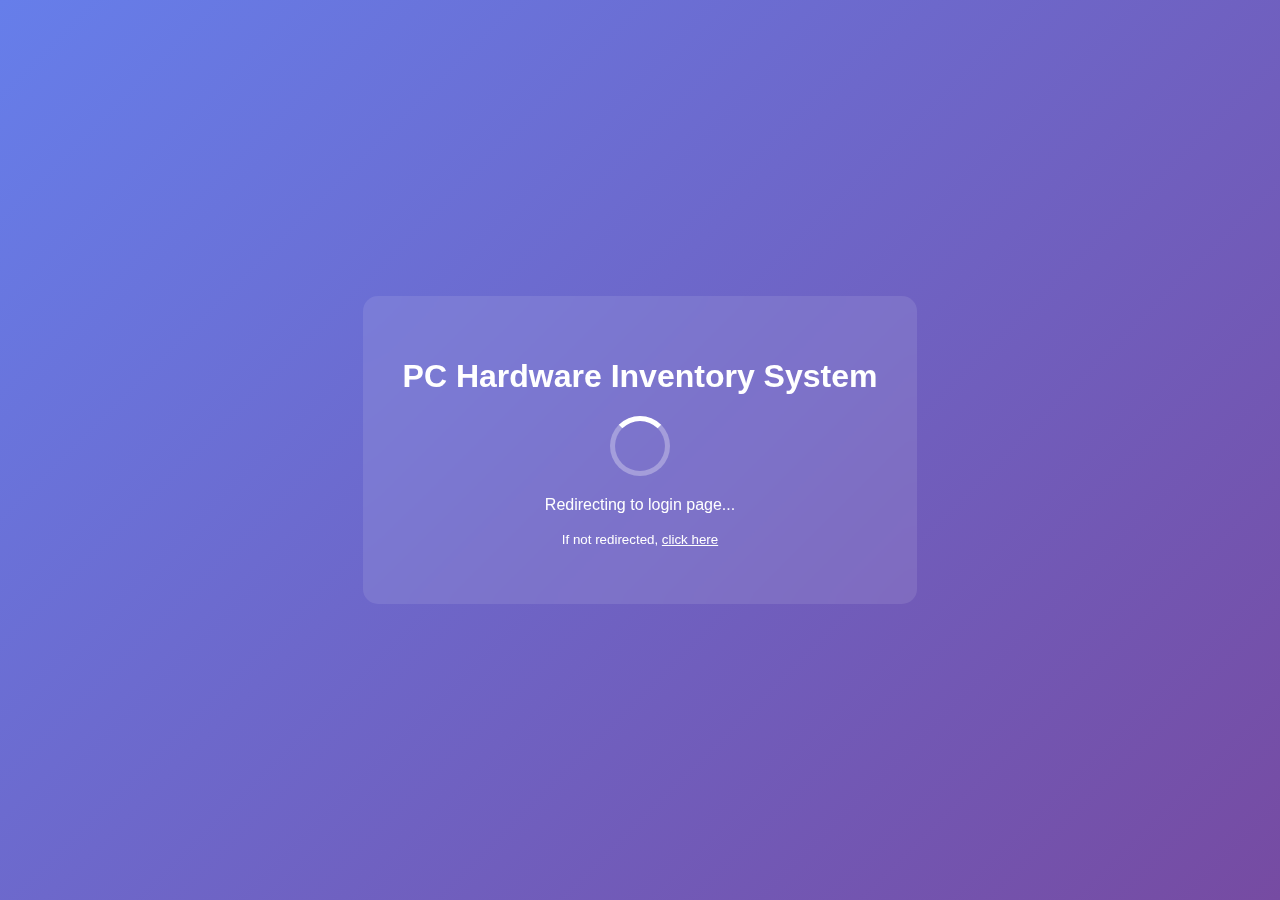
<file: index.html>
<!DOCTYPE html>
<html lang="en">
<head>
    <meta charset="UTF-8">
    <meta http-equiv="refresh" content="0; url=login.php">
    <meta name="viewport" content="width=device-width, initial-scale=1.0">
    <title>Redirecting to PC Hardware Inventory</title>
    <style>
        body {
            font-family: Arial, sans-serif;
            display: flex;
            justify-content: center;
            align-items: center;
            min-height: 100vh;
            margin: 0;
            background: linear-gradient(135deg, #667eea 0%, #764ba2 100%);
            color: white;
        }
        .container {
            text-align: center;
            padding: 40px;
            background: rgba(255, 255, 255, 0.1);
            border-radius: 15px;
            backdrop-filter: blur(10px);
        }
        .loader {
            border: 5px solid rgba(255, 255, 255, 0.3);
            border-radius: 50%;
            border-top: 5px solid white;
            width: 50px;
            height: 50px;
            animation: spin 1s linear infinite;
            margin: 20px auto;
        }
        @keyframes spin {
            0% { transform: rotate(0deg); }
            100% { transform: rotate(360deg); }
        }
        a {
            color: white;
            text-decoration: underline;
        }
    </style>
</head>
<body>
    <div class="container">
        <h1>PC Hardware Inventory System</h1>
        <div class="loader"></div>
        <p>Redirecting to login page...</p>
        <p><small>If not redirected, <a href="login.php">click here</a></small></p>
    </div>
</body>
</html>
</file>
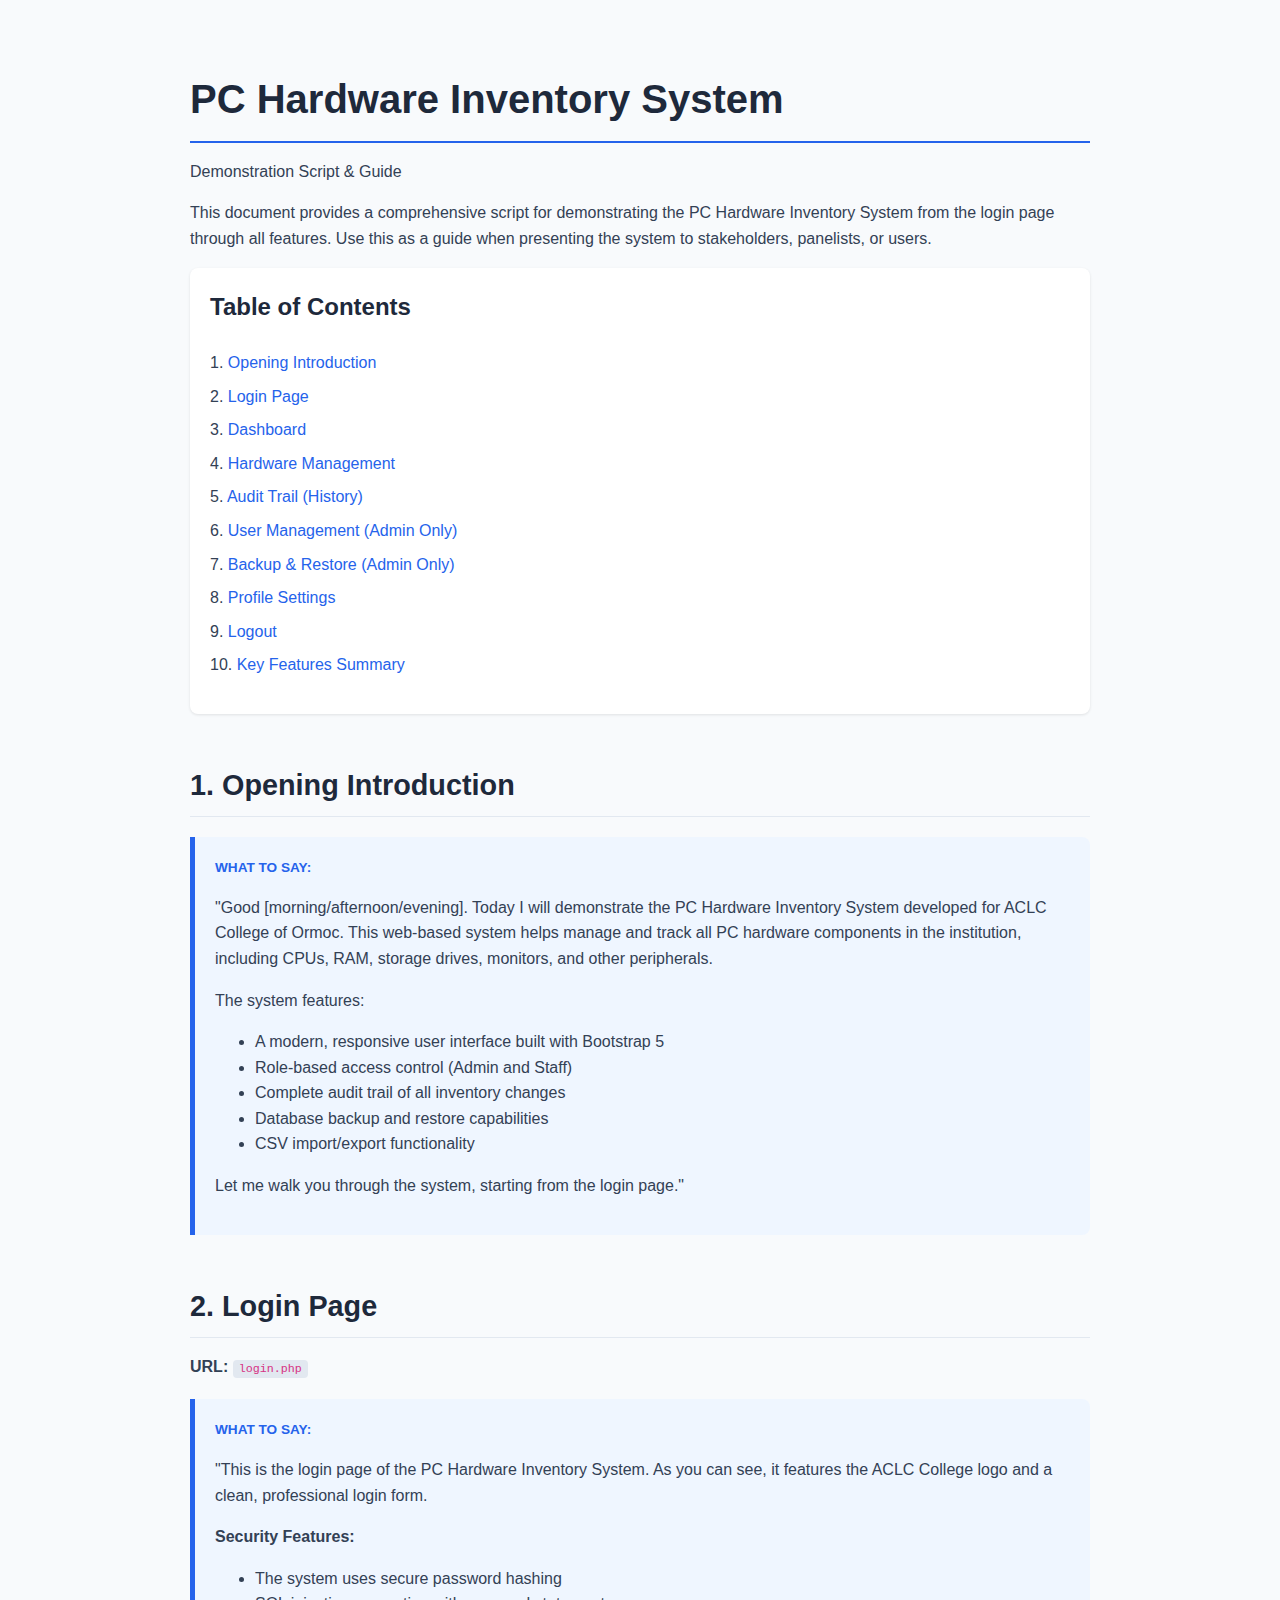
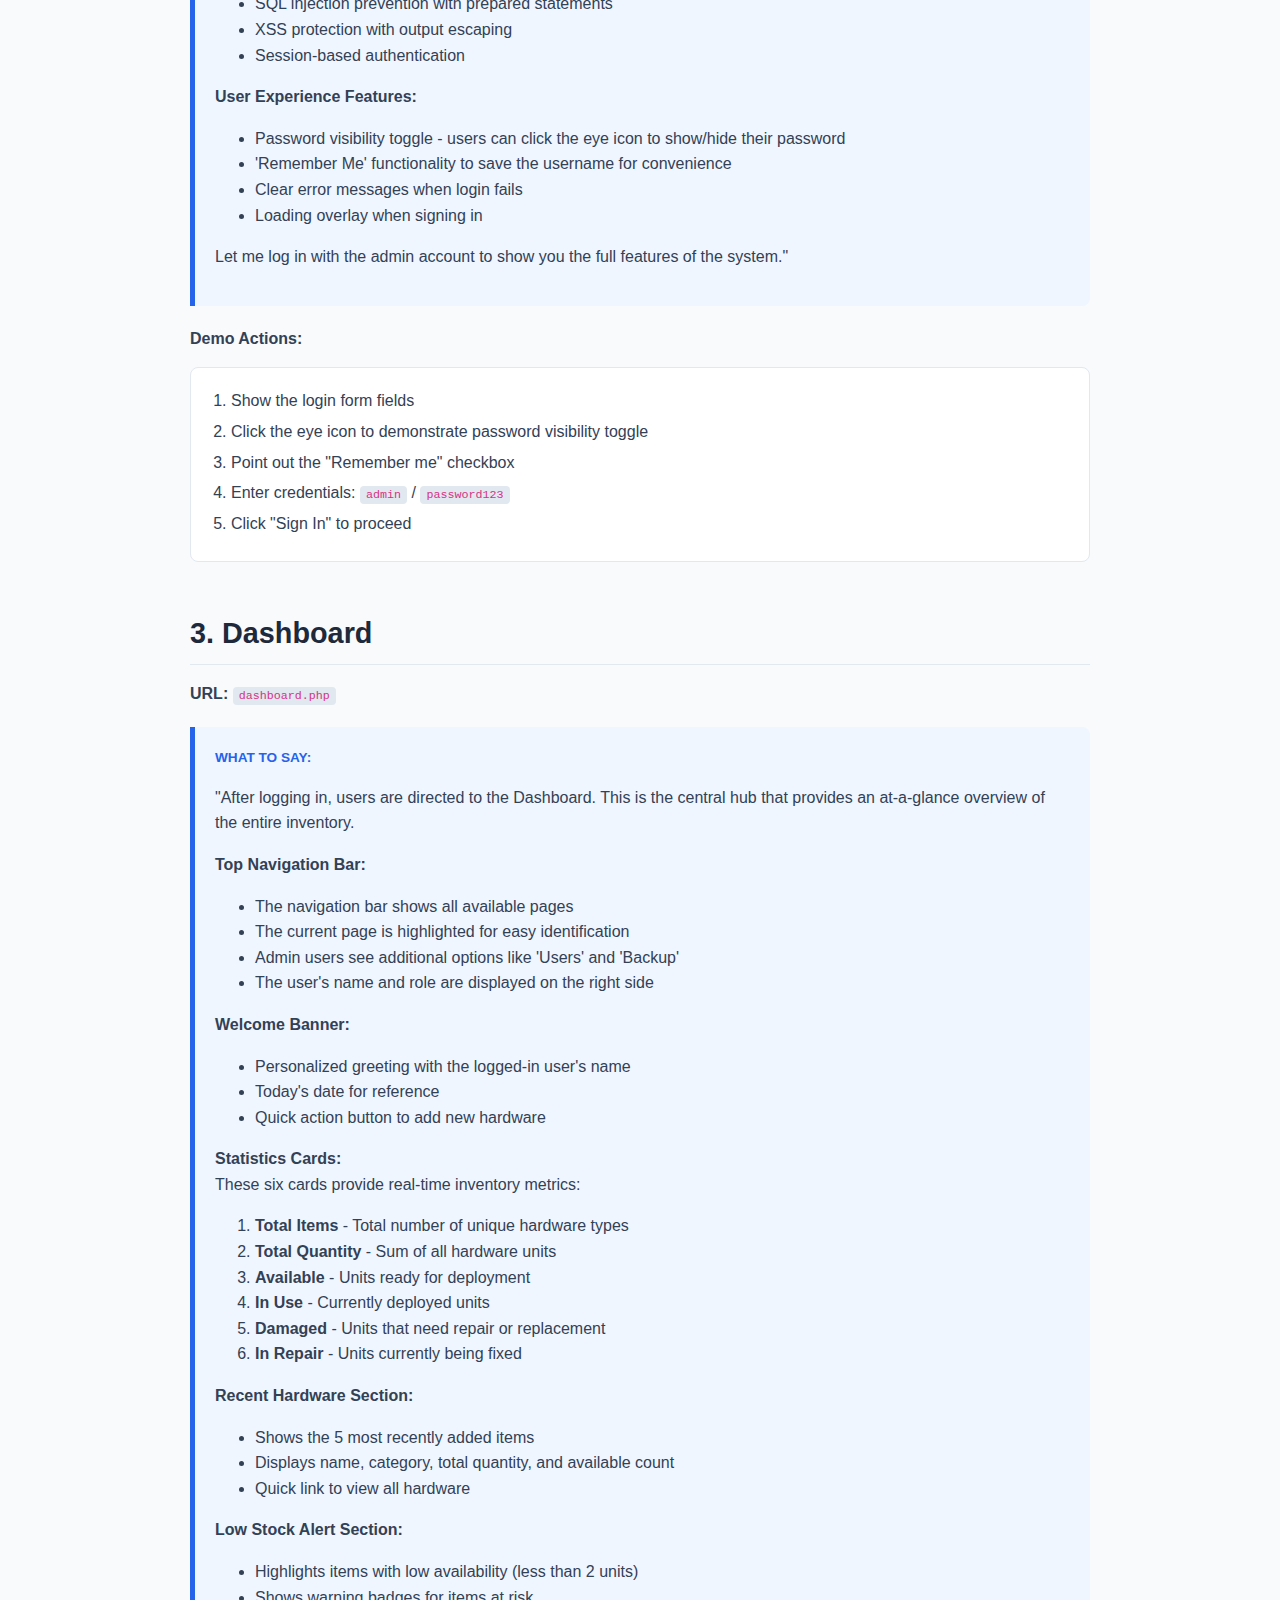
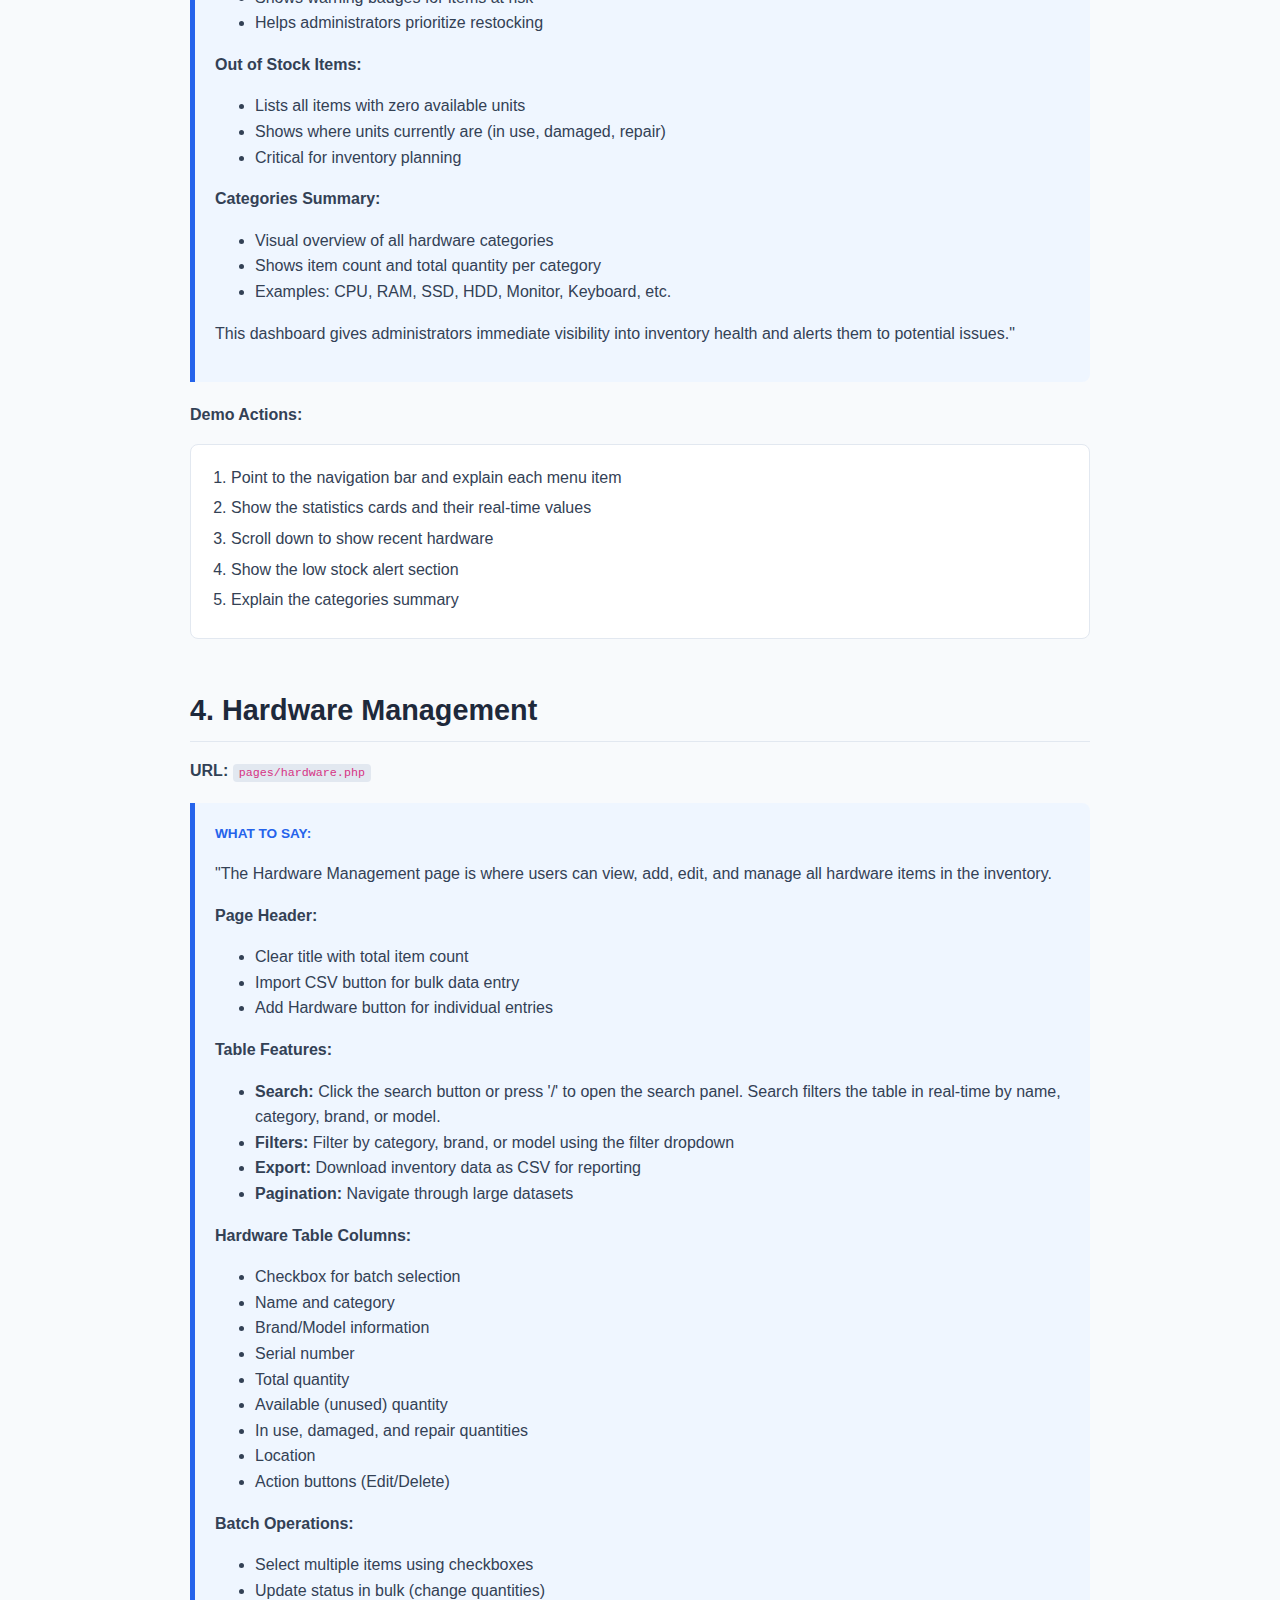
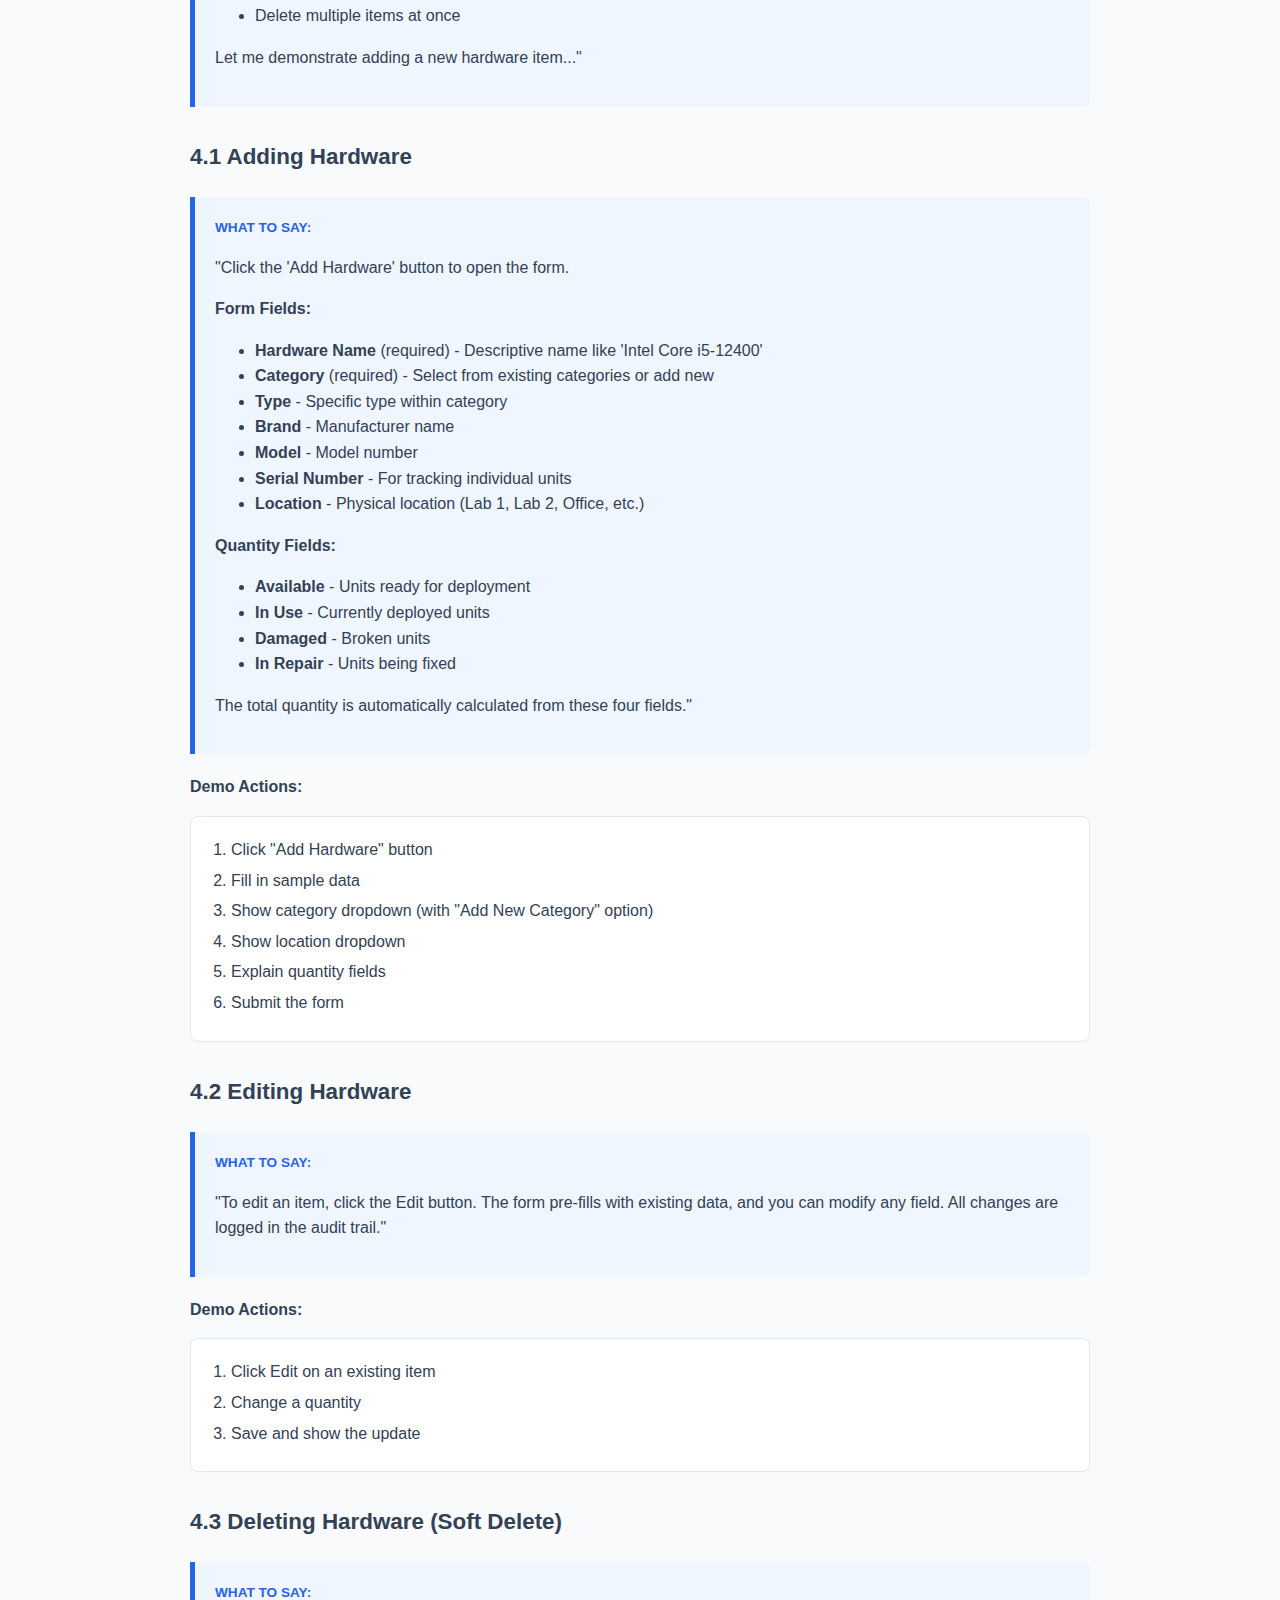
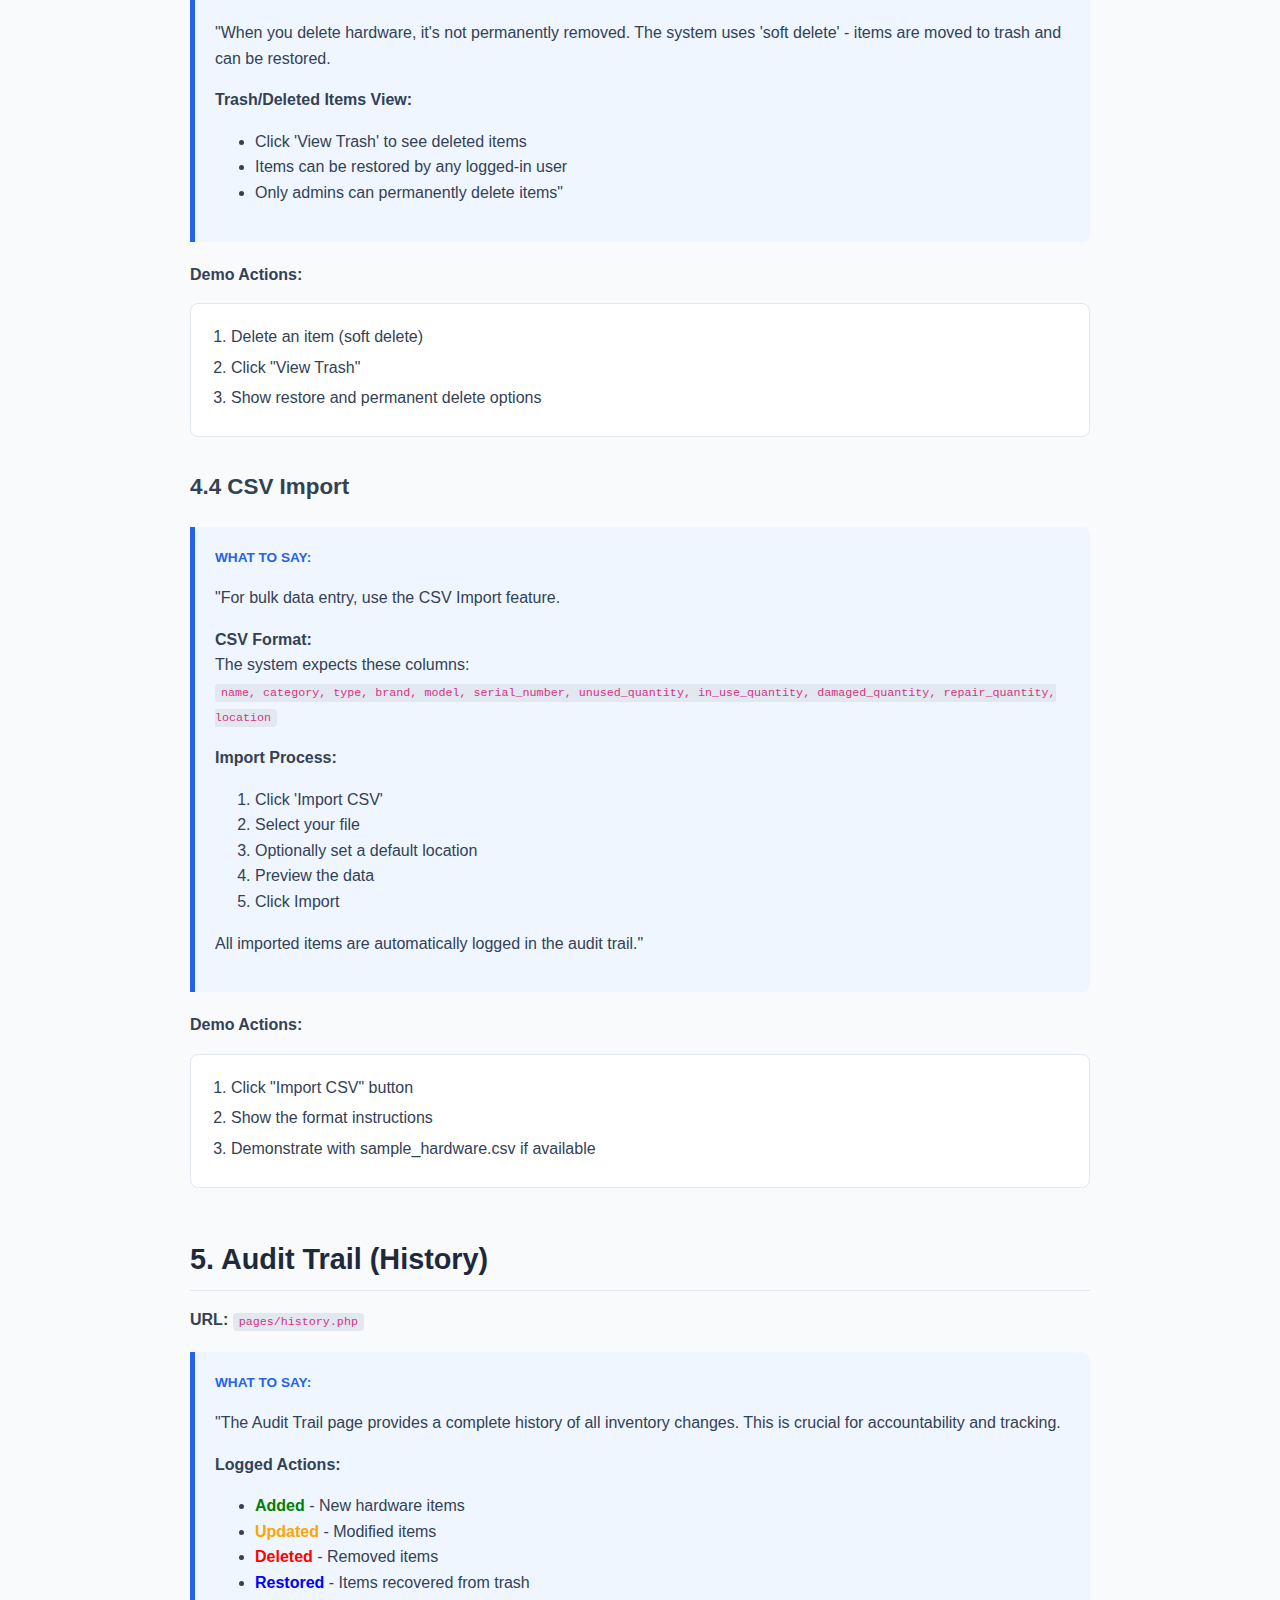
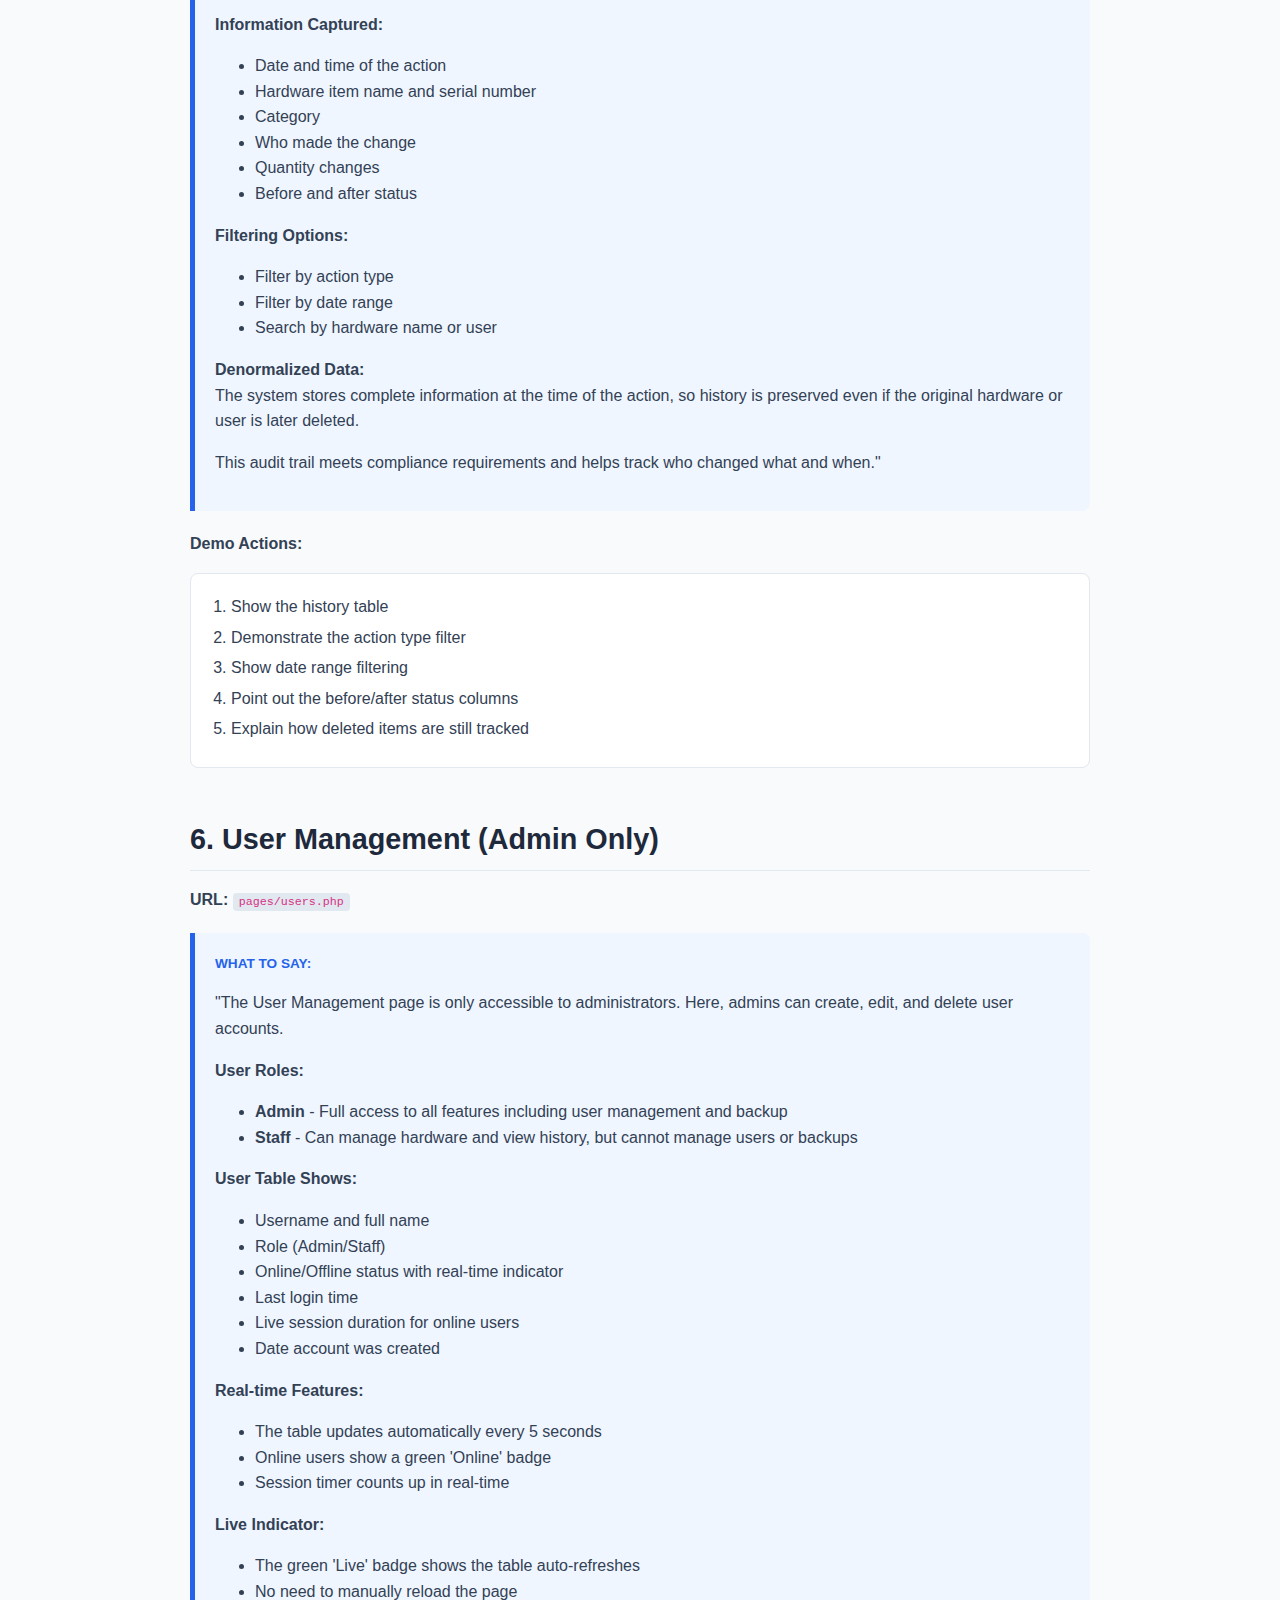
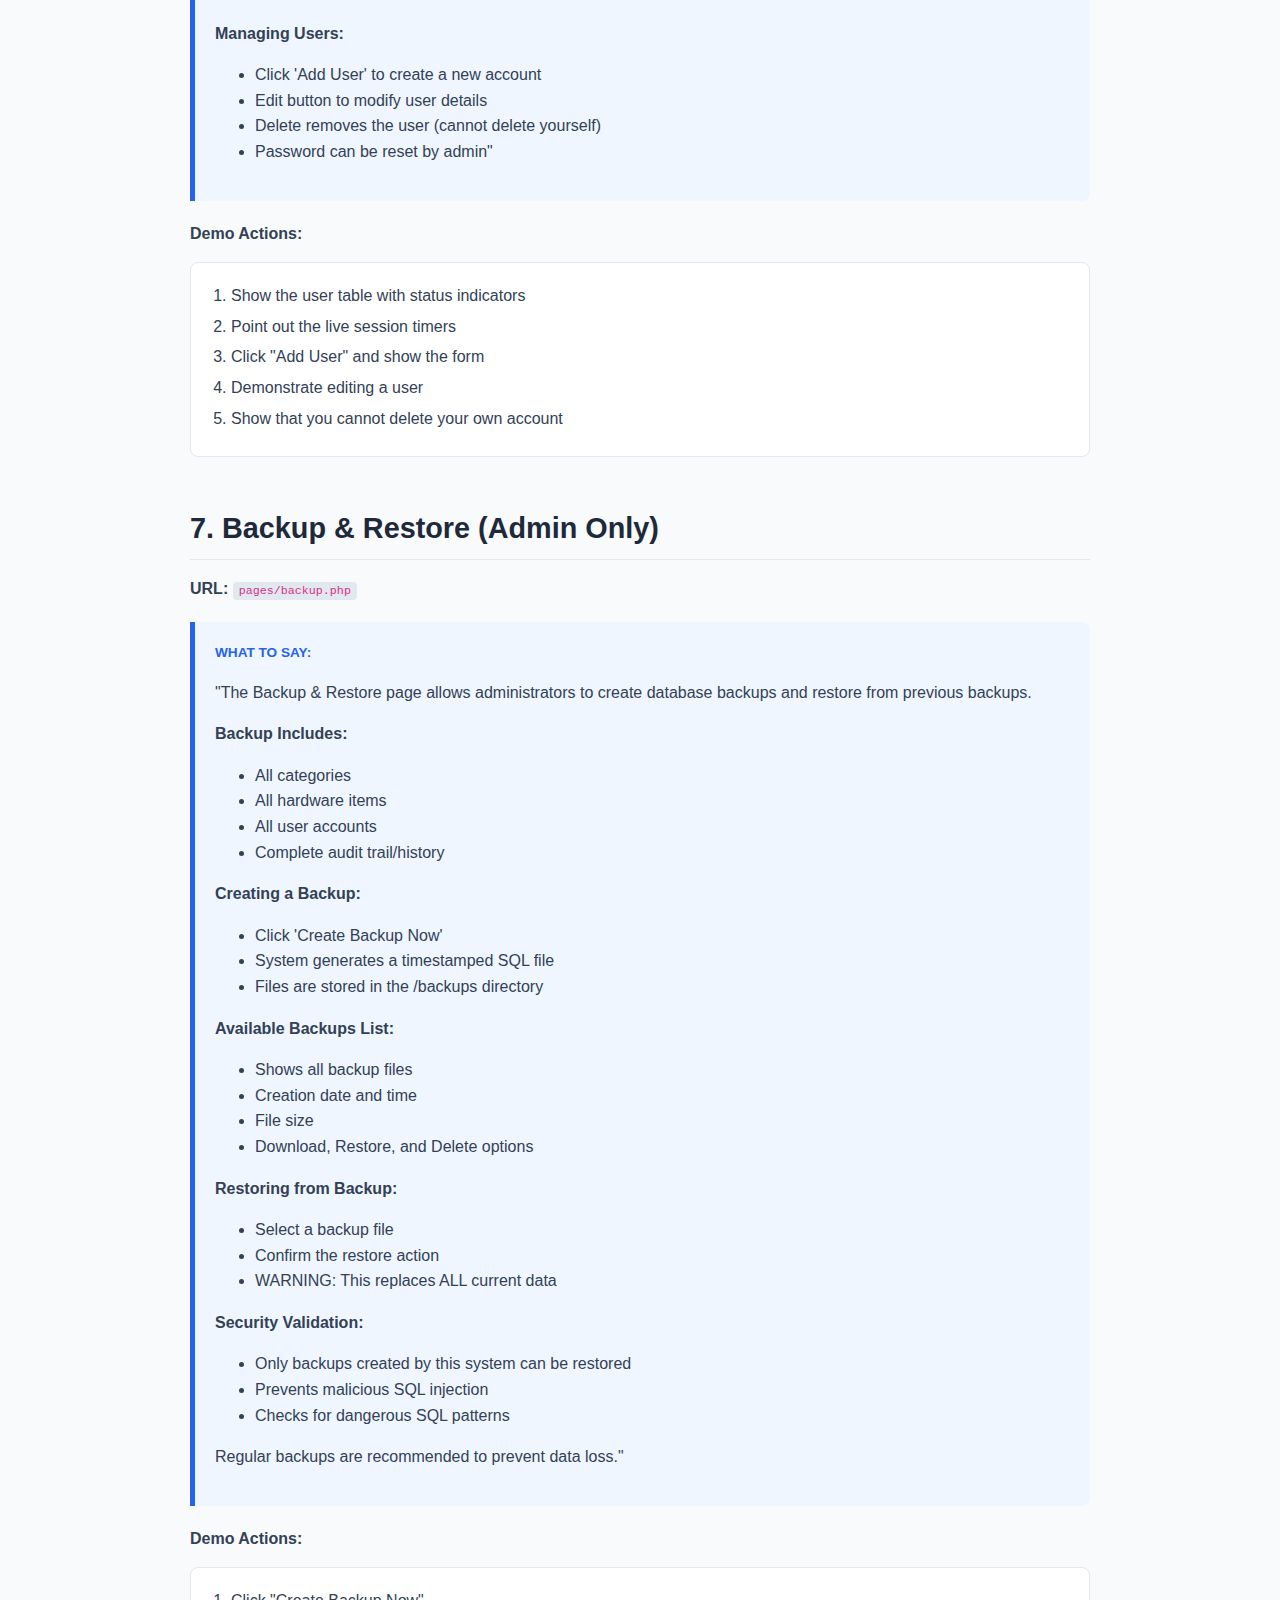
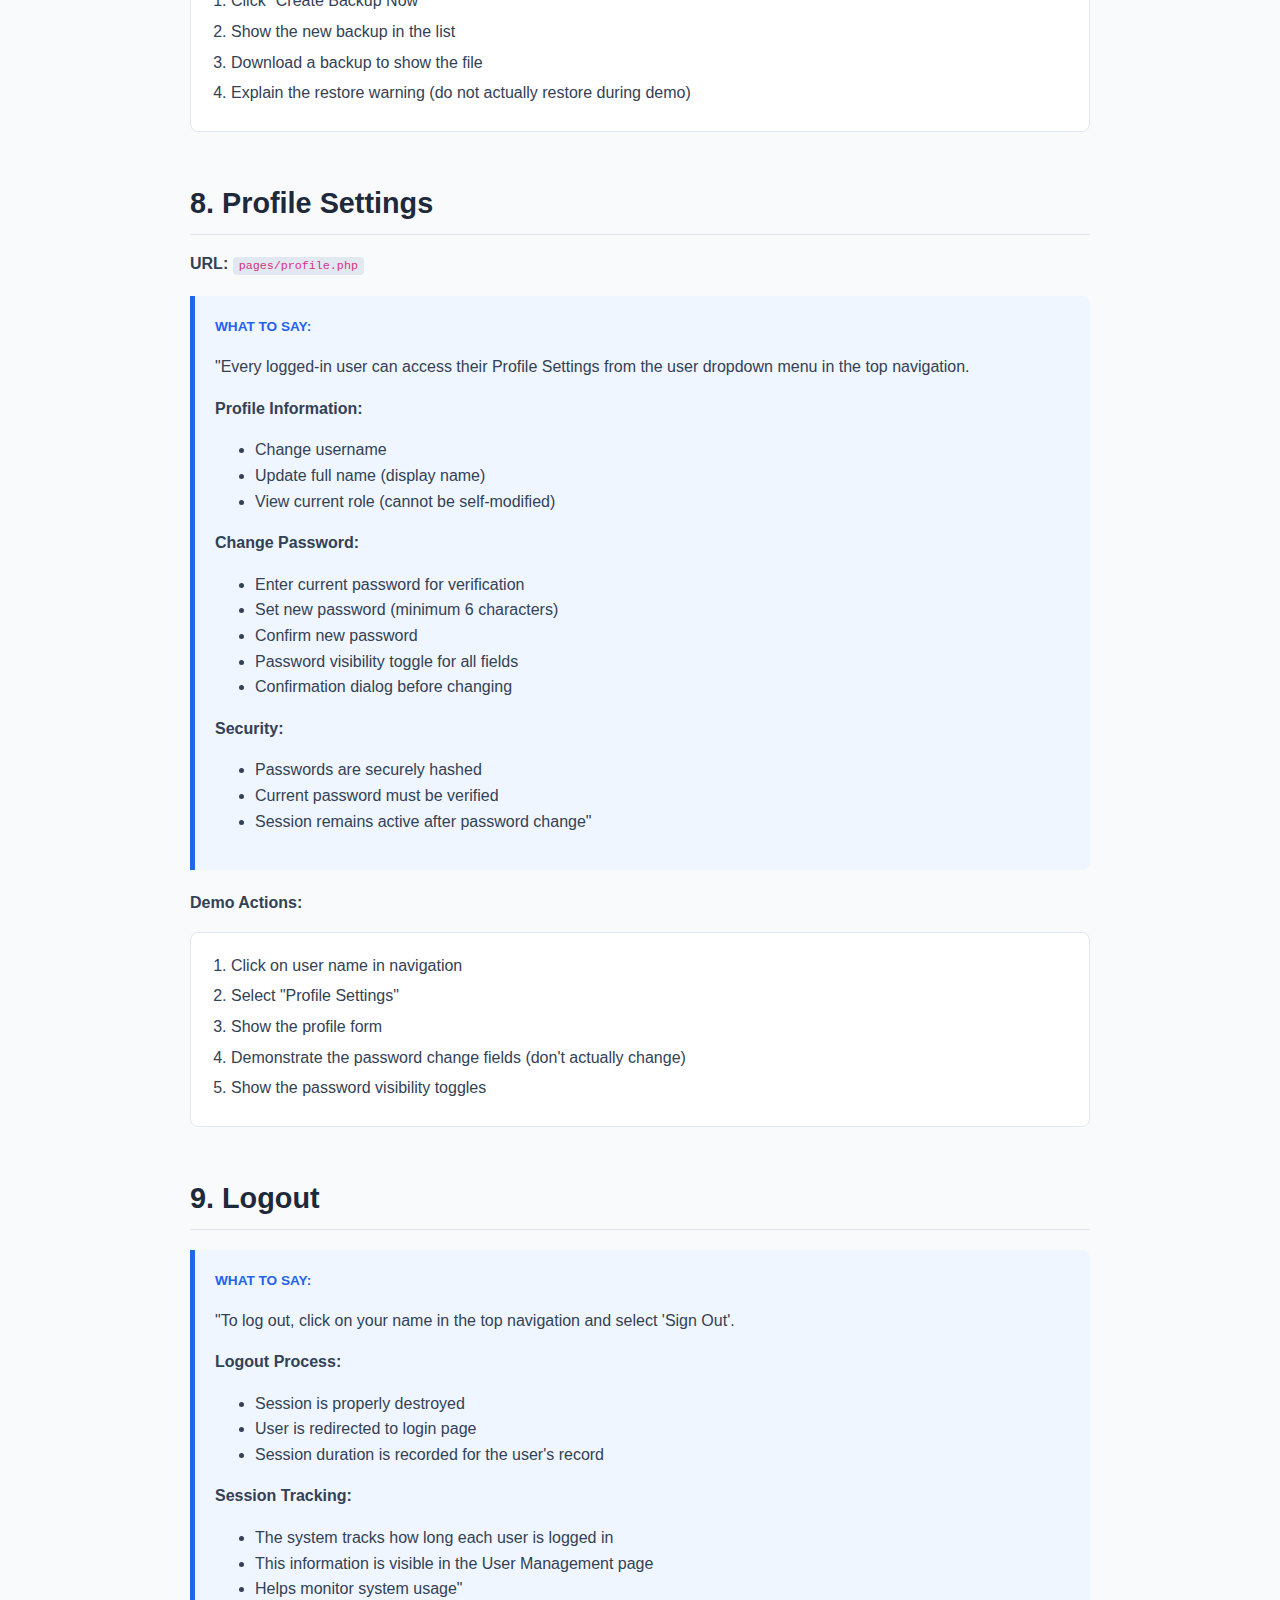
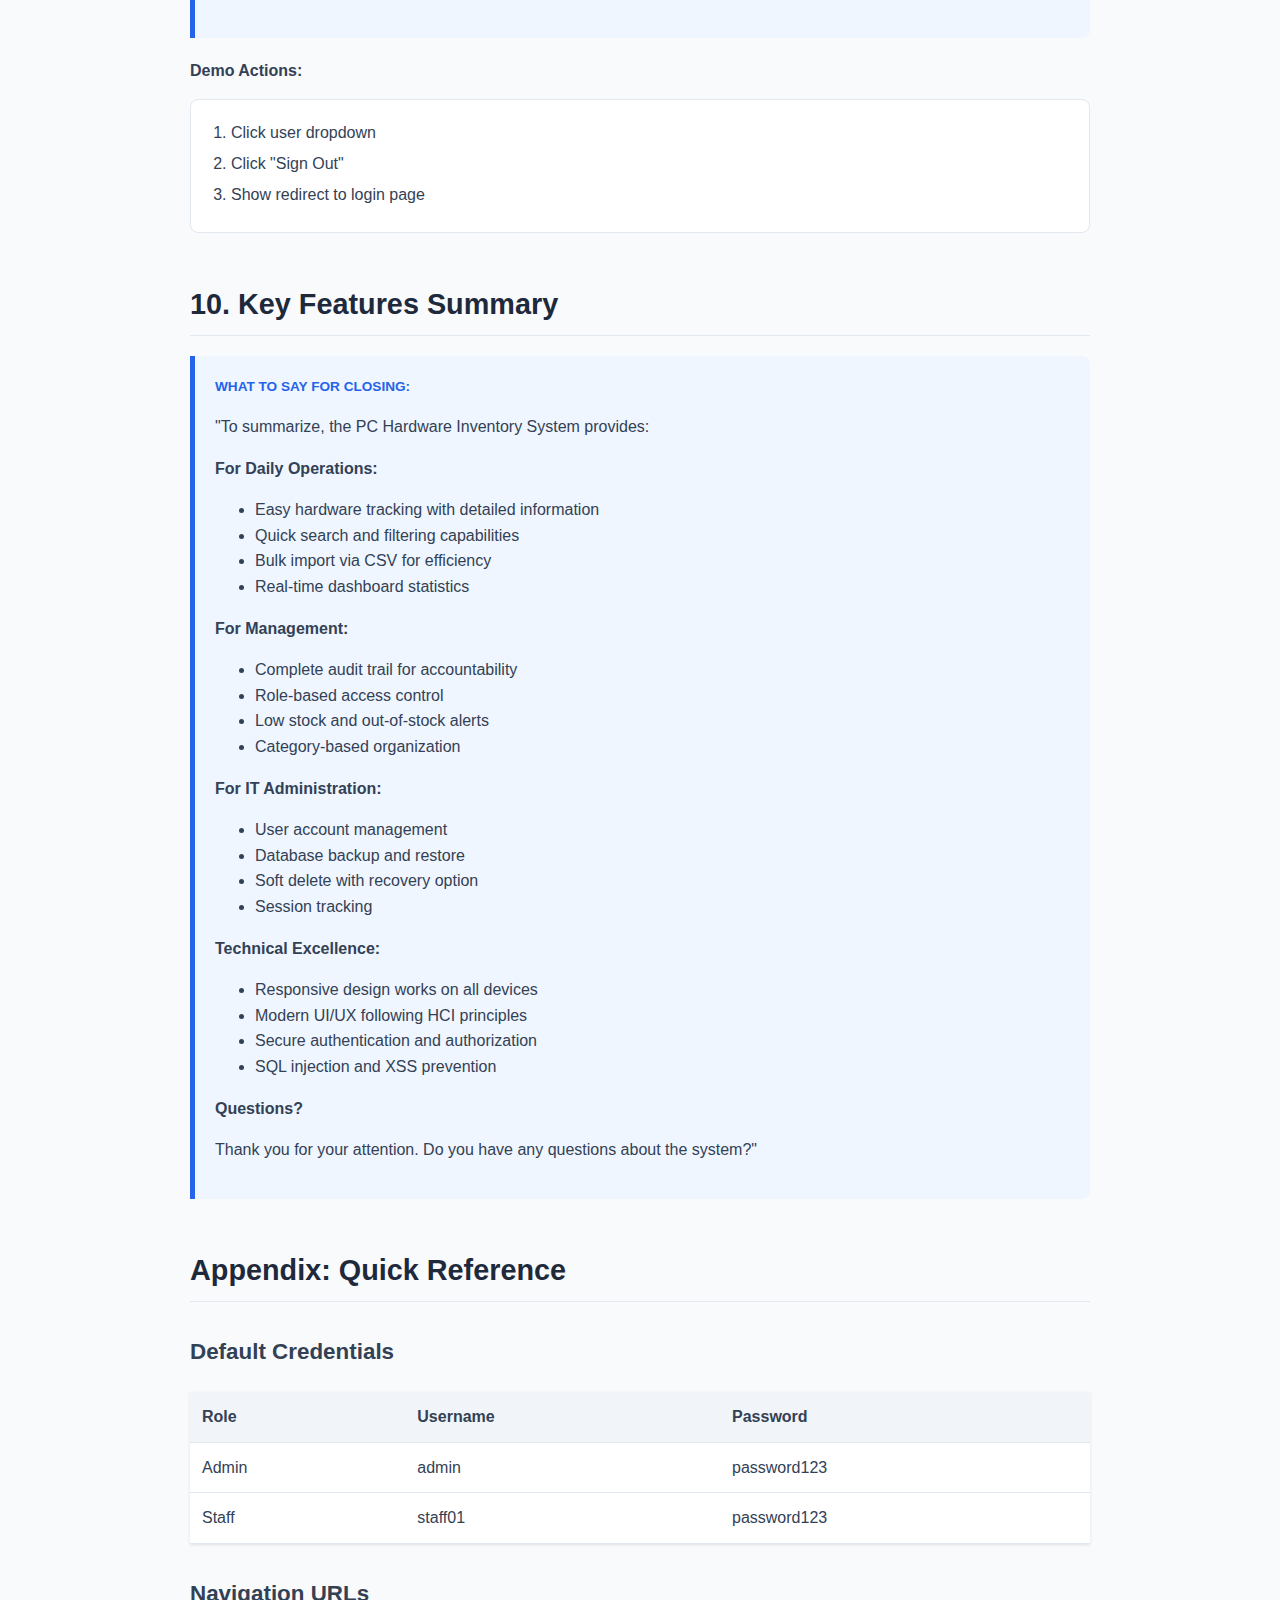
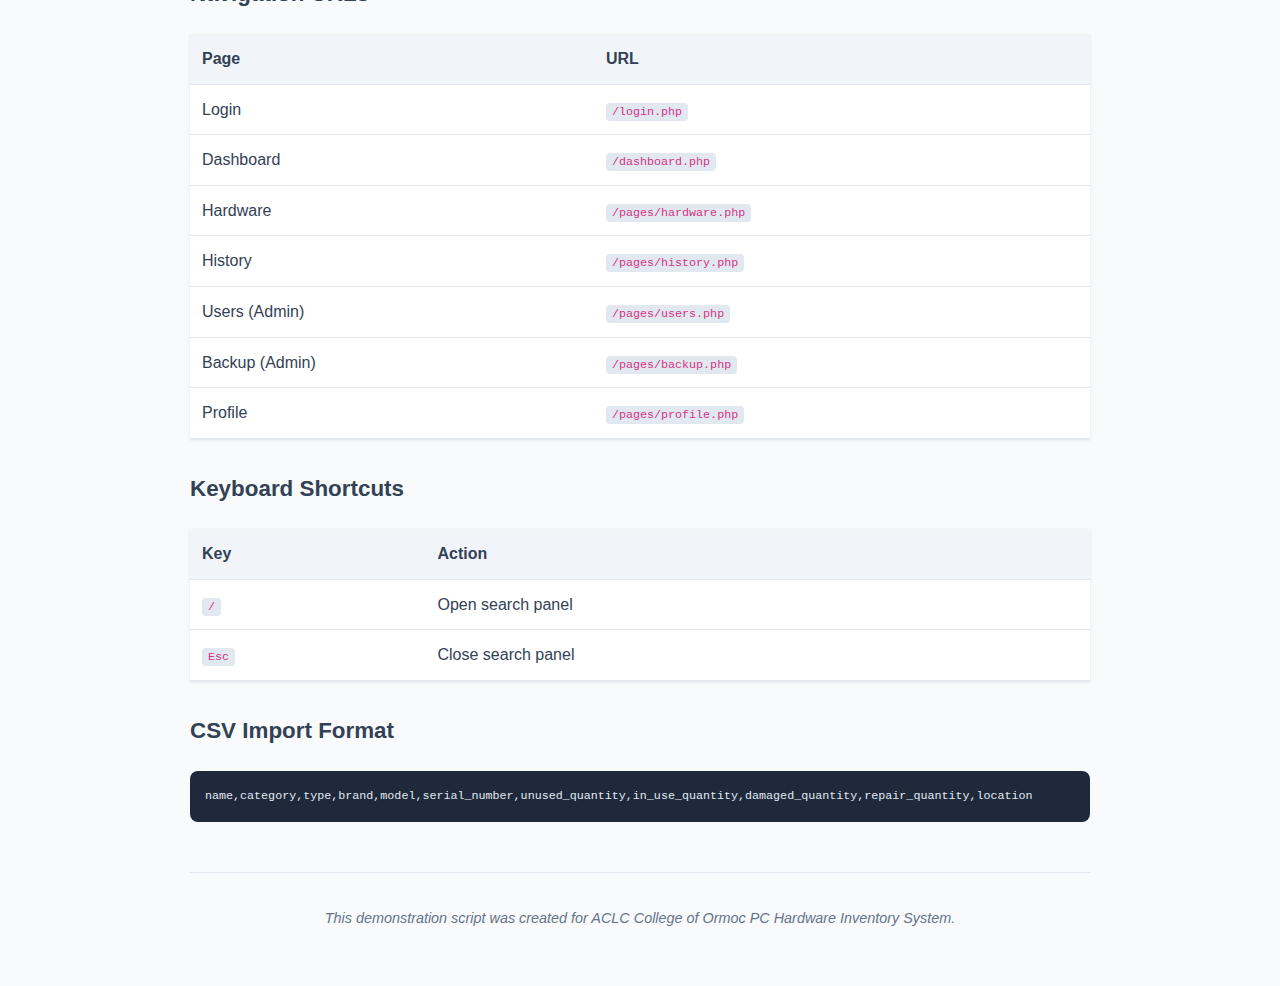
<file: demo.html>
<!DOCTYPE html>
<html lang="en">
<head>
    <meta charset="UTF-8">
    <meta name="viewport" content="width=device-width, initial-scale=1.0">
    <link rel="icon" type="image/png" href="assets/images/logo.png">
    <title>PC Hardware Inventory System - Demonstration Script</title>
    <style>
        :root {
            --primary-color: #2563eb;
            --text-color: #334155;
            --bg-color: #f8fafc;
            --card-bg: #ffffff;
            --script-bg: #eff6ff;
            --script-border: #bfdbfe;
            --code-bg: #1e293b;
            --code-text: #e2e8f0;
        }

        body {
            font-family: -apple-system, BlinkMacSystemFont, "Segoe UI", Roboto, Helvetica, Arial, sans-serif;
            line-height: 1.6;
            color: var(--text-color);
            background-color: var(--bg-color);
            margin: 0;
            padding: 0;
        }

        .container {
            max-width: 900px;
            margin: 0 auto;
            padding: 40px 20px;
        }

        /* Typography */
        h1 {
            font-size: 2.5rem;
            color: #1e293b;
            margin-bottom: 0.5rem;
            border-bottom: 2px solid var(--primary-color);
            padding-bottom: 10px;
        }

        h2 {
            font-size: 1.8rem;
            color: #1e293b;
            margin-top: 3rem;
            margin-bottom: 1rem;
            border-bottom: 1px solid #e2e8f0;
            padding-bottom: 0.5rem;
        }

        h3 {
            font-size: 1.4rem;
            color: #334155;
            margin-top: 2rem;
        }

        p {
            margin-bottom: 1rem;
        }

        /* Links */
        a {
            color: var(--primary-color);
            text-decoration: none;
        }
        
        a:hover {
            text-decoration: underline;
        }

        /* Table of Contents */
        .toc {
            background-color: var(--card-bg);
            padding: 20px;
            border-radius: 8px;
            box-shadow: 0 1px 3px rgba(0,0,0,0.1);
            margin-bottom: 3rem;
        }

        .toc h2 {
            margin-top: 0;
            font-size: 1.5rem;
            border-bottom: none;
        }

        .toc ul {
            list-style-type: none;
            padding-left: 0;
        }

        .toc li {
            margin-bottom: 8px;
        }

        /* Script Boxes ("What to say") */
        .script-box {
            background-color: var(--script-bg);
            border-left: 5px solid var(--primary-color);
            padding: 20px;
            margin: 20px 0;
            border-radius: 0 8px 8px 0;
        }

        .script-title {
            font-weight: bold;
            color: var(--primary-color);
            text-transform: uppercase;
            font-size: 0.85rem;
            margin-bottom: 10px;
            display: block;
        }

        /* Action Lists */
        .action-list {
            background-color: var(--card-bg);
            border: 1px solid #e2e8f0;
            border-radius: 8px;
            padding: 20px 20px 20px 40px;
            margin-top: 1rem;
        }
        
        .action-list li {
            margin-bottom: 5px;
        }

        /* Tables */
        table {
            width: 100%;
            border-collapse: collapse;
            margin: 20px 0;
            background-color: var(--card-bg);
            box-shadow: 0 1px 3px rgba(0,0,0,0.1);
        }

        th, td {
            padding: 12px;
            text-align: left;
            border-bottom: 1px solid #e2e8f0;
        }

        th {
            background-color: #f1f5f9;
            font-weight: 600;
        }

        /* Code Blocks */
        code {
            background-color: #e2e8f0;
            padding: 2px 6px;
            border-radius: 4px;
            font-family: monospace;
            font-size: 0.9em;
            color: #d63384;
        }

        pre {
            background-color: var(--code-bg);
            color: var(--code-text);
            padding: 15px;
            border-radius: 8px;
            overflow-x: auto;
        }
        
        pre code {
            background-color: transparent;
            color: inherit;
            padding: 0;
        }

        /* Utility */
        .badge {
            display: inline-block;
            padding: 2px 8px;
            border-radius: 4px;
            font-size: 0.8rem;
            font-weight: bold;
            background-color: #e2e8f0;
            color: #475569;
        }

        footer {
            margin-top: 50px;
            padding-top: 20px;
            border-top: 1px solid #e2e8f0;
            text-align: center;
            font-size: 0.9rem;
            color: #64748b;
        }

        @media (max-width: 600px) {
            h1 { font-size: 2rem; }
            h2 { font-size: 1.5rem; }
        }
    </style>
</head>
<body>

<div class="container">

    <header>
        <h1>PC Hardware Inventory System</h1>
        <p class="subtitle">Demonstration Script & Guide</p>
        <p>This document provides a comprehensive script for demonstrating the PC Hardware Inventory System from the login page through all features. Use this as a guide when presenting the system to stakeholders, panelists, or users.</p>
    </header>

    <div class="toc">
        <h2>Table of Contents</h2>
        <ul>
            <li>1. <a href="#1-opening-introduction">Opening Introduction</a></li>
            <li>2. <a href="#2-login-page">Login Page</a></li>
            <li>3. <a href="#3-dashboard">Dashboard</a></li>
            <li>4. <a href="#4-hardware-management">Hardware Management</a></li>
            <li>5. <a href="#5-audit-trail-history">Audit Trail (History)</a></li>
            <li>6. <a href="#6-user-management-admin-only">User Management (Admin Only)</a></li>
            <li>7. <a href="#7-backup-restore-admin-only">Backup & Restore (Admin Only)</a></li>
            <li>8. <a href="#8-profile-settings">Profile Settings</a></li>
            <li>9. <a href="#9-logout">Logout</a></li>
            <li>10. <a href="#10-key-features-summary">Key Features Summary</a></li>
        </ul>
    </div>

    <main>

        <section id="1-opening-introduction">
            <h2>1. Opening Introduction</h2>
            <div class="script-box">
                <span class="script-title">What to say:</span>
                <p>"Good [morning/afternoon/evening]. Today I will demonstrate the PC Hardware Inventory System developed for ACLC College of Ormoc. This web-based system helps manage and track all PC hardware components in the institution, including CPUs, RAM, storage drives, monitors, and other peripherals.</p>
                <p>The system features:</p>
                <ul>
                    <li>A modern, responsive user interface built with Bootstrap 5</li>
                    <li>Role-based access control (Admin and Staff)</li>
                    <li>Complete audit trail of all inventory changes</li>
                    <li>Database backup and restore capabilities</li>
                    <li>CSV import/export functionality</li>
                </ul>
                <p>Let me walk you through the system, starting from the login page."</p>
            </div>
        </section>

        <section id="2-login-page">
            <h2>2. Login Page</h2>
            <p><strong>URL:</strong> <code>login.php</code></p>

            <div class="script-box">
                <span class="script-title">What to say:</span>
                <p>"This is the login page of the PC Hardware Inventory System. As you can see, it features the ACLC College logo and a clean, professional login form.</p>
                <p><strong>Security Features:</strong></p>
                <ul>
                    <li>The system uses secure password hashing</li>
                    <li>SQL injection prevention with prepared statements</li>
                    <li>XSS protection with output escaping</li>
                    <li>Session-based authentication</li>
                </ul>
                <p><strong>User Experience Features:</strong></p>
                <ul>
                    <li>Password visibility toggle - users can click the eye icon to show/hide their password</li>
                    <li>'Remember Me' functionality to save the username for convenience</li>
                    <li>Clear error messages when login fails</li>
                    <li>Loading overlay when signing in</li>
                </ul>
                <p>Let me log in with the admin account to show you the full features of the system."</p>
            </div>

            <p><strong>Demo Actions:</strong></p>
            <ol class="action-list">
                <li>Show the login form fields</li>
                <li>Click the eye icon to demonstrate password visibility toggle</li>
                <li>Point out the "Remember me" checkbox</li>
                <li>Enter credentials: <code>admin</code> / <code>password123</code></li>
                <li>Click "Sign In" to proceed</li>
            </ol>
        </section>

        <section id="3-dashboard">
            <h2>3. Dashboard</h2>
            <p><strong>URL:</strong> <code>dashboard.php</code></p>

            <div class="script-box">
                <span class="script-title">What to say:</span>
                <p>"After logging in, users are directed to the Dashboard. This is the central hub that provides an at-a-glance overview of the entire inventory.</p>
                
                <p><strong>Top Navigation Bar:</strong></p>
                <ul>
                    <li>The navigation bar shows all available pages</li>
                    <li>The current page is highlighted for easy identification</li>
                    <li>Admin users see additional options like 'Users' and 'Backup'</li>
                    <li>The user's name and role are displayed on the right side</li>
                </ul>

                <p><strong>Welcome Banner:</strong></p>
                <ul>
                    <li>Personalized greeting with the logged-in user's name</li>
                    <li>Today's date for reference</li>
                    <li>Quick action button to add new hardware</li>
                </ul>

                <p><strong>Statistics Cards:</strong><br>
                These six cards provide real-time inventory metrics:</p>
                <ol>
                    <li><strong>Total Items</strong> - Total number of unique hardware types</li>
                    <li><strong>Total Quantity</strong> - Sum of all hardware units</li>
                    <li><strong>Available</strong> - Units ready for deployment</li>
                    <li><strong>In Use</strong> - Currently deployed units</li>
                    <li><strong>Damaged</strong> - Units that need repair or replacement</li>
                    <li><strong>In Repair</strong> - Units currently being fixed</li>
                </ol>

                <p><strong>Recent Hardware Section:</strong></p>
                <ul>
                    <li>Shows the 5 most recently added items</li>
                    <li>Displays name, category, total quantity, and available count</li>
                    <li>Quick link to view all hardware</li>
                </ul>

                <p><strong>Low Stock Alert Section:</strong></p>
                <ul>
                    <li>Highlights items with low availability (less than 2 units)</li>
                    <li>Shows warning badges for items at risk</li>
                    <li>Helps administrators prioritize restocking</li>
                </ul>

                <p><strong>Out of Stock Items:</strong></p>
                <ul>
                    <li>Lists all items with zero available units</li>
                    <li>Shows where units currently are (in use, damaged, repair)</li>
                    <li>Critical for inventory planning</li>
                </ul>

                <p><strong>Categories Summary:</strong></p>
                <ul>
                    <li>Visual overview of all hardware categories</li>
                    <li>Shows item count and total quantity per category</li>
                    <li>Examples: CPU, RAM, SSD, HDD, Monitor, Keyboard, etc.</li>
                </ul>
                <p>This dashboard gives administrators immediate visibility into inventory health and alerts them to potential issues."</p>
            </div>

            <p><strong>Demo Actions:</strong></p>
            <ol class="action-list">
                <li>Point to the navigation bar and explain each menu item</li>
                <li>Show the statistics cards and their real-time values</li>
                <li>Scroll down to show recent hardware</li>
                <li>Show the low stock alert section</li>
                <li>Explain the categories summary</li>
            </ol>
        </section>

        <section id="4-hardware-management">
            <h2>4. Hardware Management</h2>
            <p><strong>URL:</strong> <code>pages/hardware.php</code></p>

            <div class="script-box">
                <span class="script-title">What to say:</span>
                <p>"The Hardware Management page is where users can view, add, edit, and manage all hardware items in the inventory.</p>

                <p><strong>Page Header:</strong></p>
                <ul>
                    <li>Clear title with total item count</li>
                    <li>Import CSV button for bulk data entry</li>
                    <li>Add Hardware button for individual entries</li>
                </ul>

                <p><strong>Table Features:</strong></p>
                <ul>
                    <li><strong>Search:</strong> Click the search button or press '/' to open the search panel. Search filters the table in real-time by name, category, brand, or model.</li>
                    <li><strong>Filters:</strong> Filter by category, brand, or model using the filter dropdown</li>
                    <li><strong>Export:</strong> Download inventory data as CSV for reporting</li>
                    <li><strong>Pagination:</strong> Navigate through large datasets</li>
                </ul>

                <p><strong>Hardware Table Columns:</strong></p>
                <ul>
                    <li>Checkbox for batch selection</li>
                    <li>Name and category</li>
                    <li>Brand/Model information</li>
                    <li>Serial number</li>
                    <li>Total quantity</li>
                    <li>Available (unused) quantity</li>
                    <li>In use, damaged, and repair quantities</li>
                    <li>Location</li>
                    <li>Action buttons (Edit/Delete)</li>
                </ul>

                <p><strong>Batch Operations:</strong></p>
                <ul>
                    <li>Select multiple items using checkboxes</li>
                    <li>Update status in bulk (change quantities)</li>
                    <li>Delete multiple items at once</li>
                </ul>
                <p>Let me demonstrate adding a new hardware item..."</p>
            </div>

            <h3>4.1 Adding Hardware</h3>
            <div class="script-box">
                <span class="script-title">What to say:</span>
                <p>"Click the 'Add Hardware' button to open the form.</p>
                <p><strong>Form Fields:</strong></p>
                <ul>
                    <li><strong>Hardware Name</strong> (required) - Descriptive name like 'Intel Core i5-12400'</li>
                    <li><strong>Category</strong> (required) - Select from existing categories or add new</li>
                    <li><strong>Type</strong> - Specific type within category</li>
                    <li><strong>Brand</strong> - Manufacturer name</li>
                    <li><strong>Model</strong> - Model number</li>
                    <li><strong>Serial Number</strong> - For tracking individual units</li>
                    <li><strong>Location</strong> - Physical location (Lab 1, Lab 2, Office, etc.)</li>
                </ul>
                <p><strong>Quantity Fields:</strong></p>
                <ul>
                    <li><strong>Available</strong> - Units ready for deployment</li>
                    <li><strong>In Use</strong> - Currently deployed units</li>
                    <li><strong>Damaged</strong> - Broken units</li>
                    <li><strong>In Repair</strong> - Units being fixed</li>
                </ul>
                <p>The total quantity is automatically calculated from these four fields."</p>
            </div>

            <p><strong>Demo Actions:</strong></p>
            <ol class="action-list">
                <li>Click "Add Hardware" button</li>
                <li>Fill in sample data</li>
                <li>Show category dropdown (with "Add New Category" option)</li>
                <li>Show location dropdown</li>
                <li>Explain quantity fields</li>
                <li>Submit the form</li>
            </ol>

            <h3>4.2 Editing Hardware</h3>
            <div class="script-box">
                <span class="script-title">What to say:</span>
                <p>"To edit an item, click the Edit button. The form pre-fills with existing data, and you can modify any field. All changes are logged in the audit trail."</p>
            </div>
            <p><strong>Demo Actions:</strong></p>
            <ol class="action-list">
                <li>Click Edit on an existing item</li>
                <li>Change a quantity</li>
                <li>Save and show the update</li>
            </ol>

            <h3>4.3 Deleting Hardware (Soft Delete)</h3>
            <div class="script-box">
                <span class="script-title">What to say:</span>
                <p>"When you delete hardware, it's not permanently removed. The system uses 'soft delete' - items are moved to trash and can be restored.</p>
                <p><strong>Trash/Deleted Items View:</strong></p>
                <ul>
                    <li>Click 'View Trash' to see deleted items</li>
                    <li>Items can be restored by any logged-in user</li>
                    <li>Only admins can permanently delete items"</li>
                </ul>
            </div>
            <p><strong>Demo Actions:</strong></p>
            <ol class="action-list">
                <li>Delete an item (soft delete)</li>
                <li>Click "View Trash"</li>
                <li>Show restore and permanent delete options</li>
            </ol>

            <h3>4.4 CSV Import</h3>
            <div class="script-box">
                <span class="script-title">What to say:</span>
                <p>"For bulk data entry, use the CSV Import feature.</p>
                <p><strong>CSV Format:</strong><br>
                The system expects these columns:<br>
                <code>name, category, type, brand, model, serial_number, unused_quantity, in_use_quantity, damaged_quantity, repair_quantity, location</code></p>
                <p><strong>Import Process:</strong></p>
                <ol>
                    <li>Click 'Import CSV'</li>
                    <li>Select your file</li>
                    <li>Optionally set a default location</li>
                    <li>Preview the data</li>
                    <li>Click Import</li>
                </ol>
                <p>All imported items are automatically logged in the audit trail."</p>
            </div>
            <p><strong>Demo Actions:</strong></p>
            <ol class="action-list">
                <li>Click "Import CSV" button</li>
                <li>Show the format instructions</li>
                <li>Demonstrate with sample_hardware.csv if available</li>
            </ol>
        </section>

        <section id="5-audit-trail-history">
            <h2>5. Audit Trail (History)</h2>
            <p><strong>URL:</strong> <code>pages/history.php</code></p>

            <div class="script-box">
                <span class="script-title">What to say:</span>
                <p>"The Audit Trail page provides a complete history of all inventory changes. This is crucial for accountability and tracking.</p>

                <p><strong>Logged Actions:</strong></p>
                <ul>
                    <li><span style="color:green;font-weight:bold;">Added</span> - New hardware items</li>
                    <li><span style="color:orange;font-weight:bold;">Updated</span> - Modified items</li>
                    <li><span style="color:red;font-weight:bold;">Deleted</span> - Removed items</li>
                    <li><span style="color:blue;font-weight:bold;">Restored</span> - Items recovered from trash</li>
                </ul>

                <p><strong>Information Captured:</strong></p>
                <ul>
                    <li>Date and time of the action</li>
                    <li>Hardware item name and serial number</li>
                    <li>Category</li>
                    <li>Who made the change</li>
                    <li>Quantity changes</li>
                    <li>Before and after status</li>
                </ul>

                <p><strong>Filtering Options:</strong></p>
                <ul>
                    <li>Filter by action type</li>
                    <li>Filter by date range</li>
                    <li>Search by hardware name or user</li>
                </ul>

                <p><strong>Denormalized Data:</strong><br>
                The system stores complete information at the time of the action, so history is preserved even if the original hardware or user is later deleted.</p>
                <p>This audit trail meets compliance requirements and helps track who changed what and when."</p>
            </div>

            <p><strong>Demo Actions:</strong></p>
            <ol class="action-list">
                <li>Show the history table</li>
                <li>Demonstrate the action type filter</li>
                <li>Show date range filtering</li>
                <li>Point out the before/after status columns</li>
                <li>Explain how deleted items are still tracked</li>
            </ol>
        </section>

        <section id="6-user-management-admin-only">
            <h2>6. User Management (Admin Only)</h2>
            <p><strong>URL:</strong> <code>pages/users.php</code></p>

            <div class="script-box">
                <span class="script-title">What to say:</span>
                <p>"The User Management page is only accessible to administrators. Here, admins can create, edit, and delete user accounts.</p>
                
                <p><strong>User Roles:</strong></p>
                <ul>
                    <li><strong>Admin</strong> - Full access to all features including user management and backup</li>
                    <li><strong>Staff</strong> - Can manage hardware and view history, but cannot manage users or backups</li>
                </ul>

                <p><strong>User Table Shows:</strong></p>
                <ul>
                    <li>Username and full name</li>
                    <li>Role (Admin/Staff)</li>
                    <li>Online/Offline status with real-time indicator</li>
                    <li>Last login time</li>
                    <li>Live session duration for online users</li>
                    <li>Date account was created</li>
                </ul>

                <p><strong>Real-time Features:</strong></p>
                <ul>
                    <li>The table updates automatically every 5 seconds</li>
                    <li>Online users show a green 'Online' badge</li>
                    <li>Session timer counts up in real-time</li>
                </ul>

                <p><strong>Live Indicator:</strong></p>
                <ul>
                    <li>The green 'Live' badge shows the table auto-refreshes</li>
                    <li>No need to manually reload the page</li>
                </ul>

                <p><strong>Managing Users:</strong></p>
                <ul>
                    <li>Click 'Add User' to create a new account</li>
                    <li>Edit button to modify user details</li>
                    <li>Delete removes the user (cannot delete yourself)</li>
                    <li>Password can be reset by admin"</li>
                </ul>
            </div>

            <p><strong>Demo Actions:</strong></p>
            <ol class="action-list">
                <li>Show the user table with status indicators</li>
                <li>Point out the live session timers</li>
                <li>Click "Add User" and show the form</li>
                <li>Demonstrate editing a user</li>
                <li>Show that you cannot delete your own account</li>
            </ol>
        </section>

        <section id="7-backup-restore-admin-only">
            <h2>7. Backup & Restore (Admin Only)</h2>
            <p><strong>URL:</strong> <code>pages/backup.php</code></p>

            <div class="script-box">
                <span class="script-title">What to say:</span>
                <p>"The Backup & Restore page allows administrators to create database backups and restore from previous backups.</p>

                <p><strong>Backup Includes:</strong></p>
                <ul>
                    <li>All categories</li>
                    <li>All hardware items</li>
                    <li>All user accounts</li>
                    <li>Complete audit trail/history</li>
                </ul>

                <p><strong>Creating a Backup:</strong></p>
                <ul>
                    <li>Click 'Create Backup Now'</li>
                    <li>System generates a timestamped SQL file</li>
                    <li>Files are stored in the /backups directory</li>
                </ul>

                <p><strong>Available Backups List:</strong></p>
                <ul>
                    <li>Shows all backup files</li>
                    <li>Creation date and time</li>
                    <li>File size</li>
                    <li>Download, Restore, and Delete options</li>
                </ul>

                <p><strong>Restoring from Backup:</strong></p>
                <ul>
                    <li>Select a backup file</li>
                    <li>Confirm the restore action</li>
                    <li>WARNING: This replaces ALL current data</li>
                </ul>

                <p><strong>Security Validation:</strong></p>
                <ul>
                    <li>Only backups created by this system can be restored</li>
                    <li>Prevents malicious SQL injection</li>
                    <li>Checks for dangerous SQL patterns</li>
                </ul>
                <p>Regular backups are recommended to prevent data loss."</p>
            </div>

            <p><strong>Demo Actions:</strong></p>
            <ol class="action-list">
                <li>Click "Create Backup Now"</li>
                <li>Show the new backup in the list</li>
                <li>Download a backup to show the file</li>
                <li>Explain the restore warning (do not actually restore during demo)</li>
            </ol>
        </section>

        <section id="8-profile-settings">
            <h2>8. Profile Settings</h2>
            <p><strong>URL:</strong> <code>pages/profile.php</code></p>

            <div class="script-box">
                <span class="script-title">What to say:</span>
                <p>"Every logged-in user can access their Profile Settings from the user dropdown menu in the top navigation.</p>

                <p><strong>Profile Information:</strong></p>
                <ul>
                    <li>Change username</li>
                    <li>Update full name (display name)</li>
                    <li>View current role (cannot be self-modified)</li>
                </ul>

                <p><strong>Change Password:</strong></p>
                <ul>
                    <li>Enter current password for verification</li>
                    <li>Set new password (minimum 6 characters)</li>
                    <li>Confirm new password</li>
                    <li>Password visibility toggle for all fields</li>
                    <li>Confirmation dialog before changing</li>
                </ul>

                <p><strong>Security:</strong></p>
                <ul>
                    <li>Passwords are securely hashed</li>
                    <li>Current password must be verified</li>
                    <li>Session remains active after password change"</li>
                </ul>
            </div>

            <p><strong>Demo Actions:</strong></p>
            <ol class="action-list">
                <li>Click on user name in navigation</li>
                <li>Select "Profile Settings"</li>
                <li>Show the profile form</li>
                <li>Demonstrate the password change fields (don't actually change)</li>
                <li>Show the password visibility toggles</li>
            </ol>
        </section>

        <section id="9-logout">
            <h2>9. Logout</h2>
            <div class="script-box">
                <span class="script-title">What to say:</span>
                <p>"To log out, click on your name in the top navigation and select 'Sign Out'.</p>
                <p><strong>Logout Process:</strong></p>
                <ul>
                    <li>Session is properly destroyed</li>
                    <li>User is redirected to login page</li>
                    <li>Session duration is recorded for the user's record</li>
                </ul>
                <p><strong>Session Tracking:</strong></p>
                <ul>
                    <li>The system tracks how long each user is logged in</li>
                    <li>This information is visible in the User Management page</li>
                    <li>Helps monitor system usage"</li>
                </ul>
            </div>
            <p><strong>Demo Actions:</strong></p>
            <ol class="action-list">
                <li>Click user dropdown</li>
                <li>Click "Sign Out"</li>
                <li>Show redirect to login page</li>
            </ol>
        </section>

        <section id="10-key-features-summary">
            <h2>10. Key Features Summary</h2>
            <div class="script-box">
                <span class="script-title">What to say for closing:</span>
                <p>"To summarize, the PC Hardware Inventory System provides:</p>
                <p><strong>For Daily Operations:</strong></p>
                <ul>
                    <li>Easy hardware tracking with detailed information</li>
                    <li>Quick search and filtering capabilities</li>
                    <li>Bulk import via CSV for efficiency</li>
                    <li>Real-time dashboard statistics</li>
                </ul>
                <p><strong>For Management:</strong></p>
                <ul>
                    <li>Complete audit trail for accountability</li>
                    <li>Role-based access control</li>
                    <li>Low stock and out-of-stock alerts</li>
                    <li>Category-based organization</li>
                </ul>
                <p><strong>For IT Administration:</strong></p>
                <ul>
                    <li>User account management</li>
                    <li>Database backup and restore</li>
                    <li>Soft delete with recovery option</li>
                    <li>Session tracking</li>
                </ul>
                <p><strong>Technical Excellence:</strong></p>
                <ul>
                    <li>Responsive design works on all devices</li>
                    <li>Modern UI/UX following HCI principles</li>
                    <li>Secure authentication and authorization</li>
                    <li>SQL injection and XSS prevention</li>
                </ul>
                <p><strong>Questions?</strong></p>
                <p>Thank you for your attention. Do you have any questions about the system?"</p>
            </div>
        </section>

        <section id="appendix">
            <h2>Appendix: Quick Reference</h2>

            <h3>Default Credentials</h3>
            <table>
                <thead>
                    <tr>
                        <th>Role</th>
                        <th>Username</th>
                        <th>Password</th>
                    </tr>
                </thead>
                <tbody>
                    <tr>
                        <td>Admin</td>
                        <td>admin</td>
                        <td>password123</td>
                    </tr>
                    <tr>
                        <td>Staff</td>
                        <td>staff01</td>
                        <td>password123</td>
                    </tr>
                </tbody>
            </table>

            <h3>Navigation URLs</h3>
            <table>
                <thead>
                    <tr>
                        <th>Page</th>
                        <th>URL</th>
                    </tr>
                </thead>
                <tbody>
                    <tr>
                        <td>Login</td>
                        <td><code>/login.php</code></td>
                    </tr>
                    <tr>
                        <td>Dashboard</td>
                        <td><code>/dashboard.php</code></td>
                    </tr>
                    <tr>
                        <td>Hardware</td>
                        <td><code>/pages/hardware.php</code></td>
                    </tr>
                    <tr>
                        <td>History</td>
                        <td><code>/pages/history.php</code></td>
                    </tr>
                    <tr>
                        <td>Users (Admin)</td>
                        <td><code>/pages/users.php</code></td>
                    </tr>
                    <tr>
                        <td>Backup (Admin)</td>
                        <td><code>/pages/backup.php</code></td>
                    </tr>
                    <tr>
                        <td>Profile</td>
                        <td><code>/pages/profile.php</code></td>
                    </tr>
                </tbody>
            </table>

            <h3>Keyboard Shortcuts</h3>
            <table>
                <thead>
                    <tr>
                        <th>Key</th>
                        <th>Action</th>
                    </tr>
                </thead>
                <tbody>
                    <tr>
                        <td><code>/</code></td>
                        <td>Open search panel</td>
                    </tr>
                    <tr>
                        <td><code>Esc</code></td>
                        <td>Close search panel</td>
                    </tr>
                </tbody>
            </table>

            <h3>CSV Import Format</h3>
            <pre><code>name,category,type,brand,model,serial_number,unused_quantity,in_use_quantity,damaged_quantity,repair_quantity,location</code></pre>
        </section>

    </main>

    <footer>
        <p><em>This demonstration script was created for ACLC College of Ormoc PC Hardware Inventory System.</em></p>
    </footer>

</div>

</body>
</html>
</file>
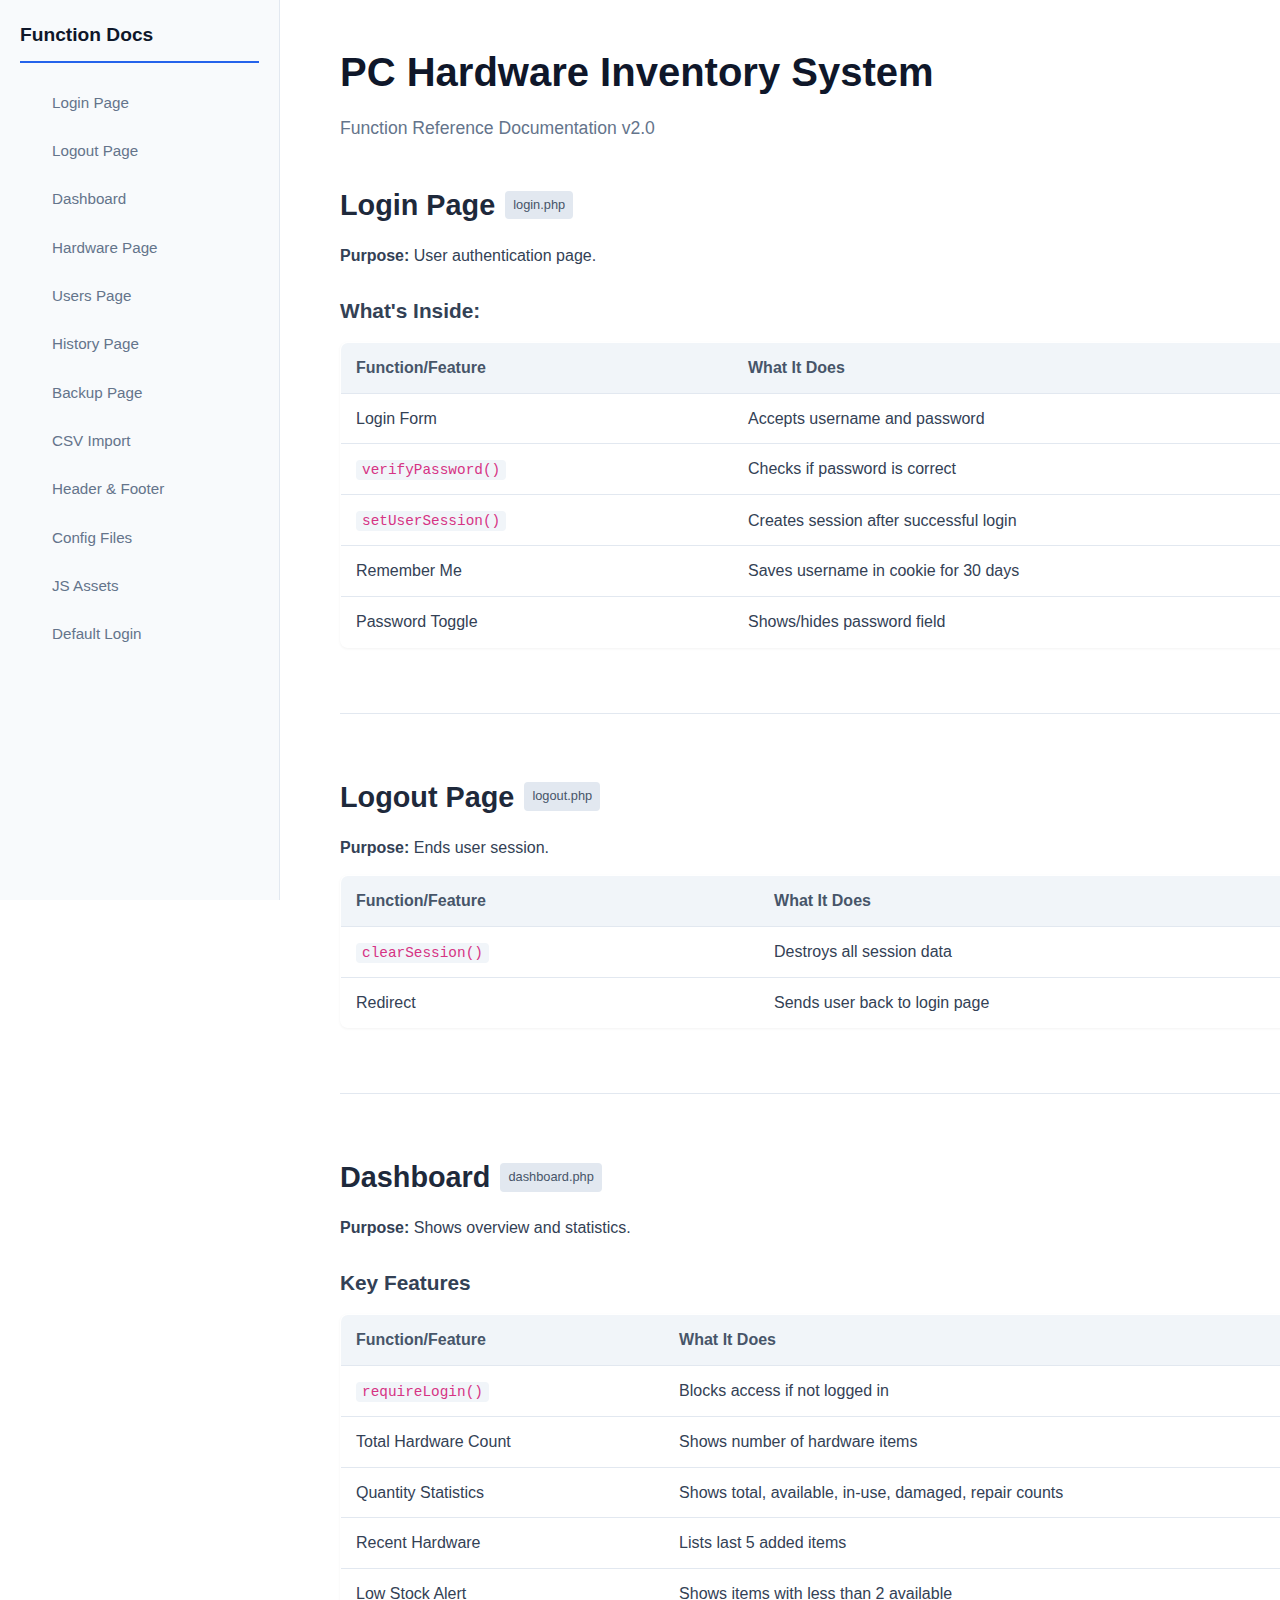
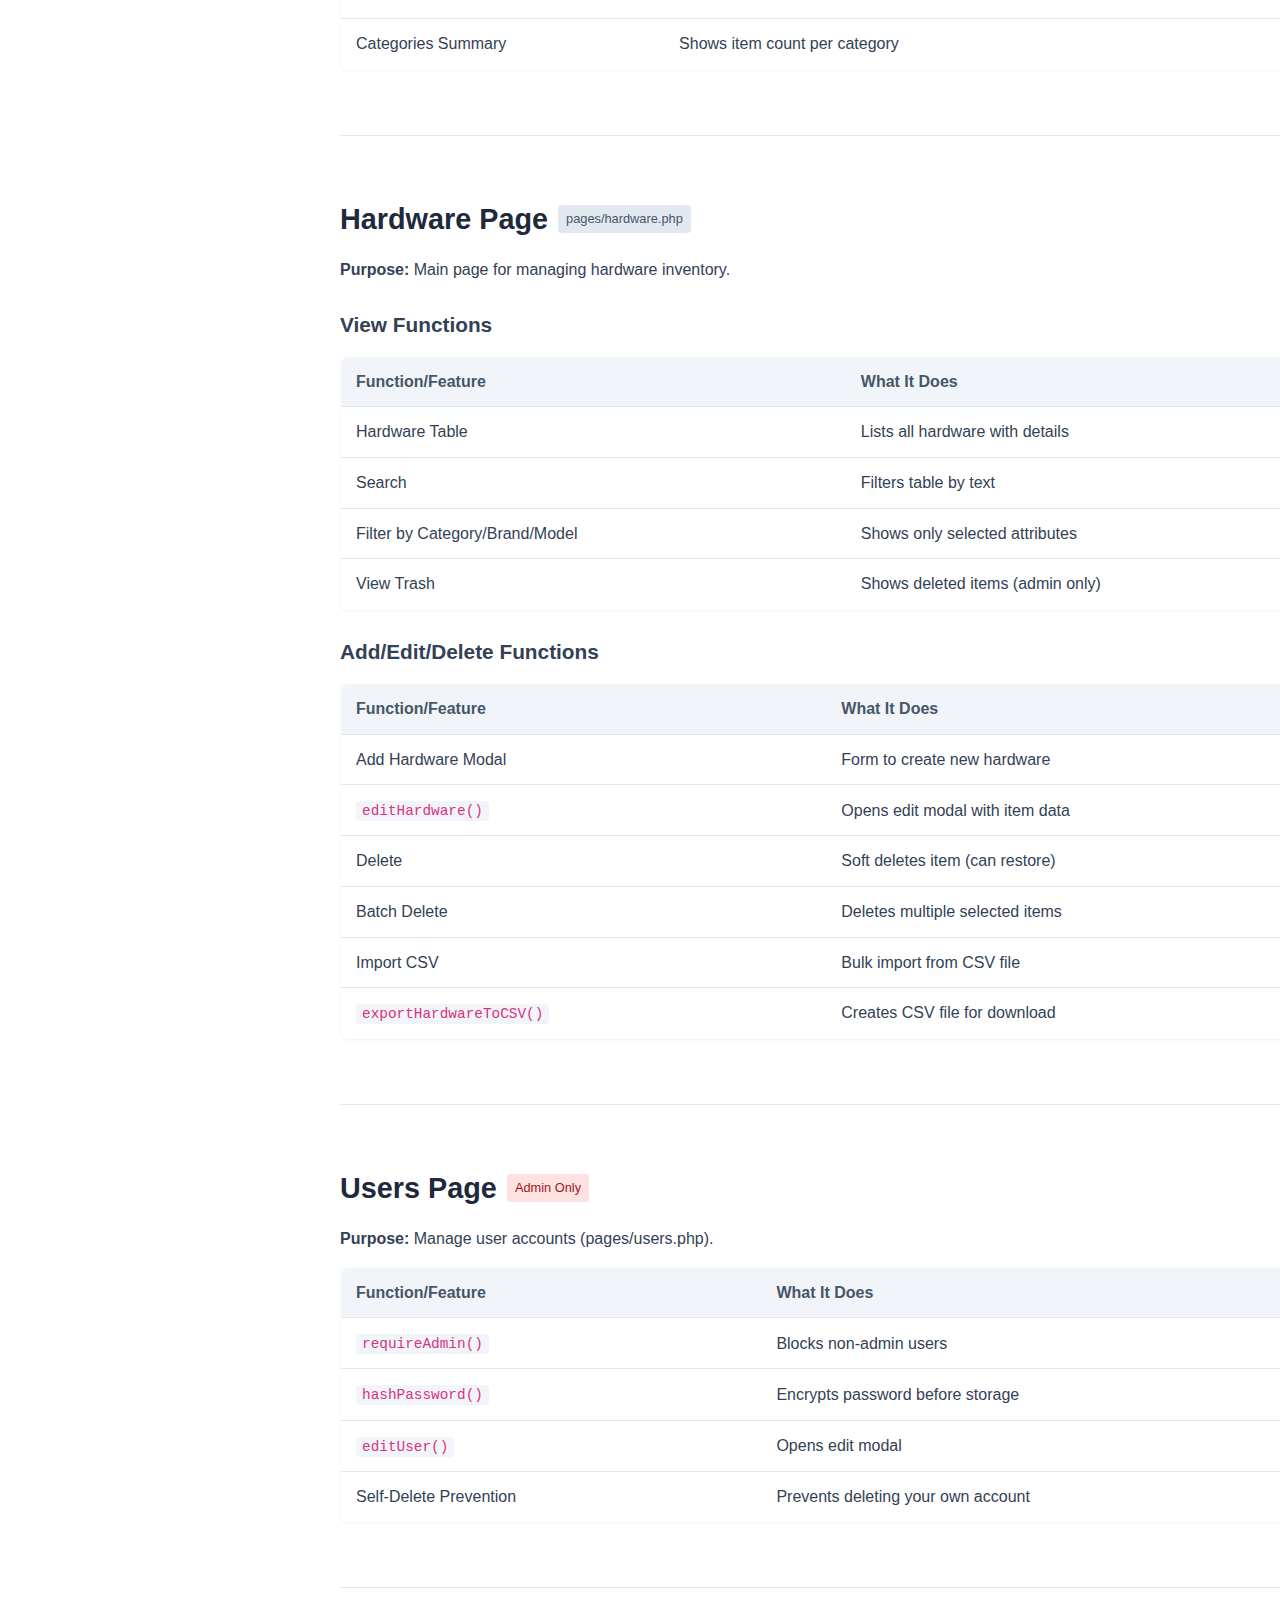
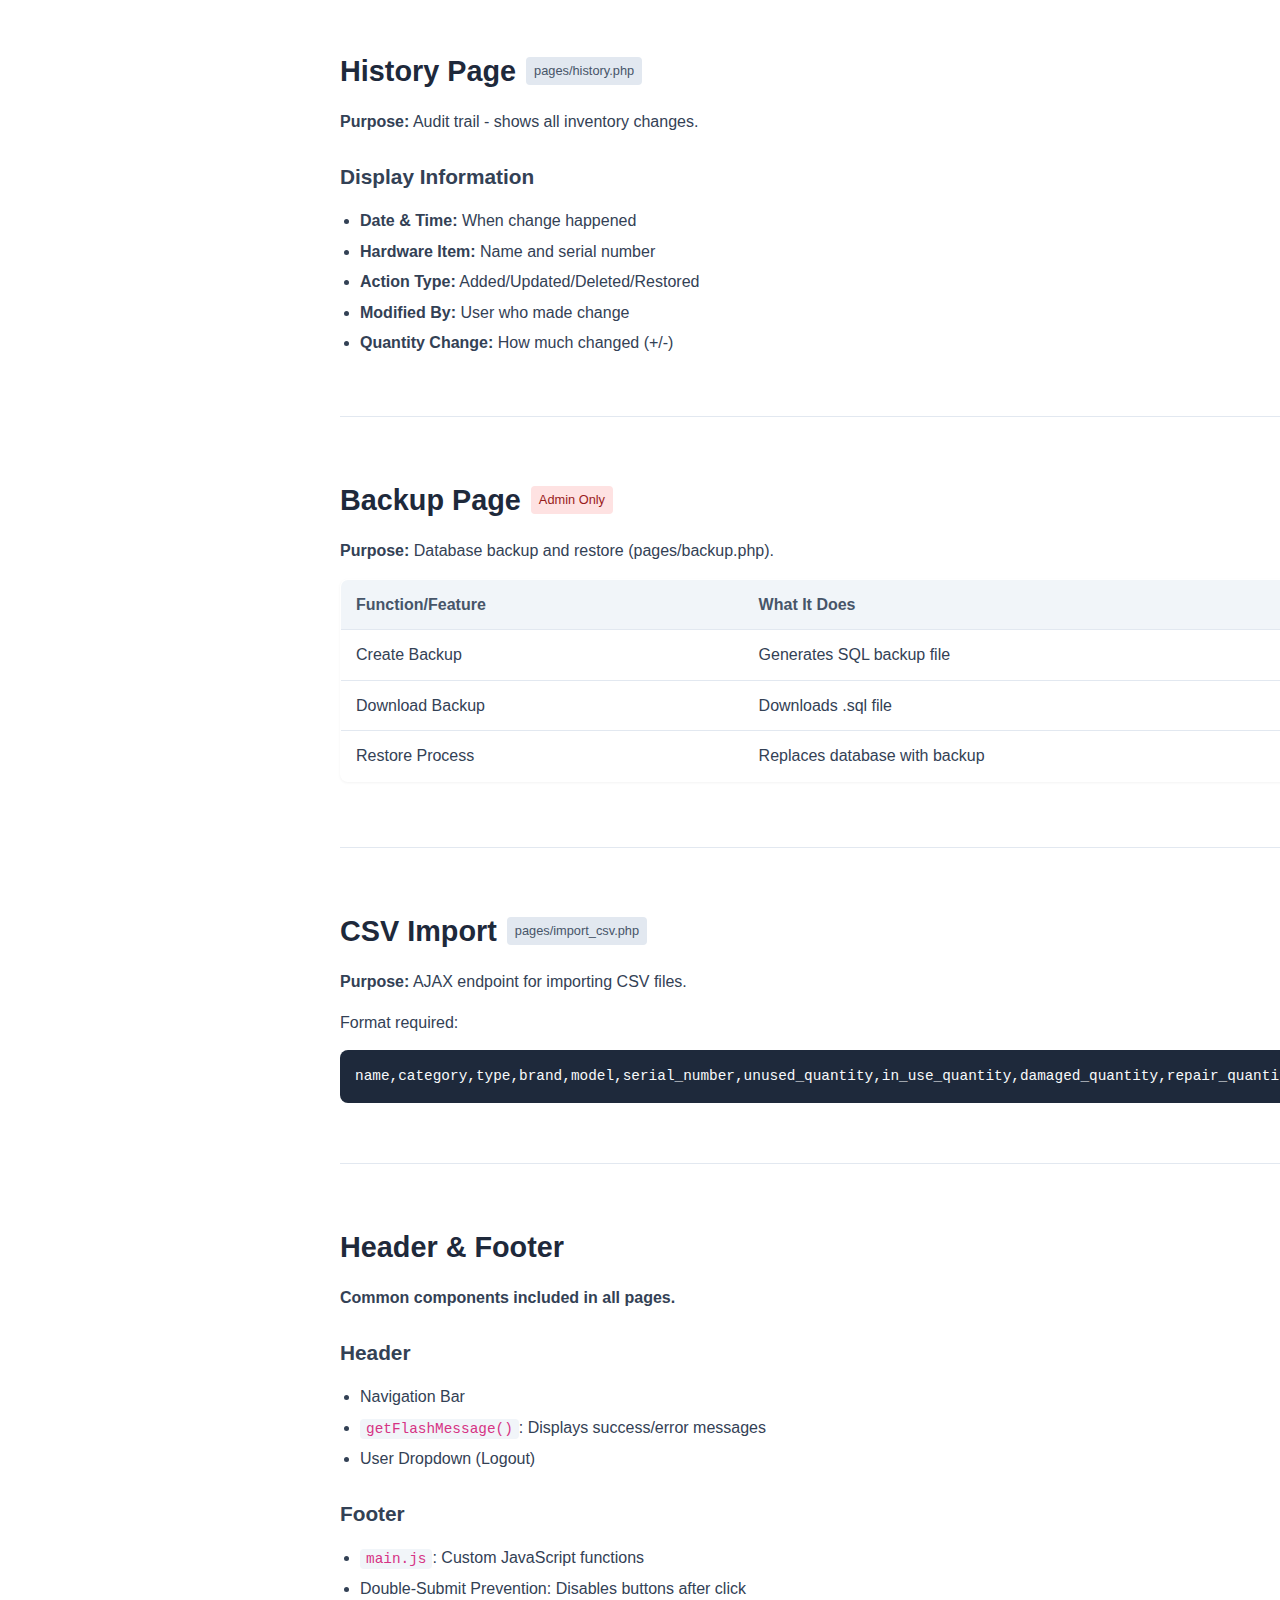
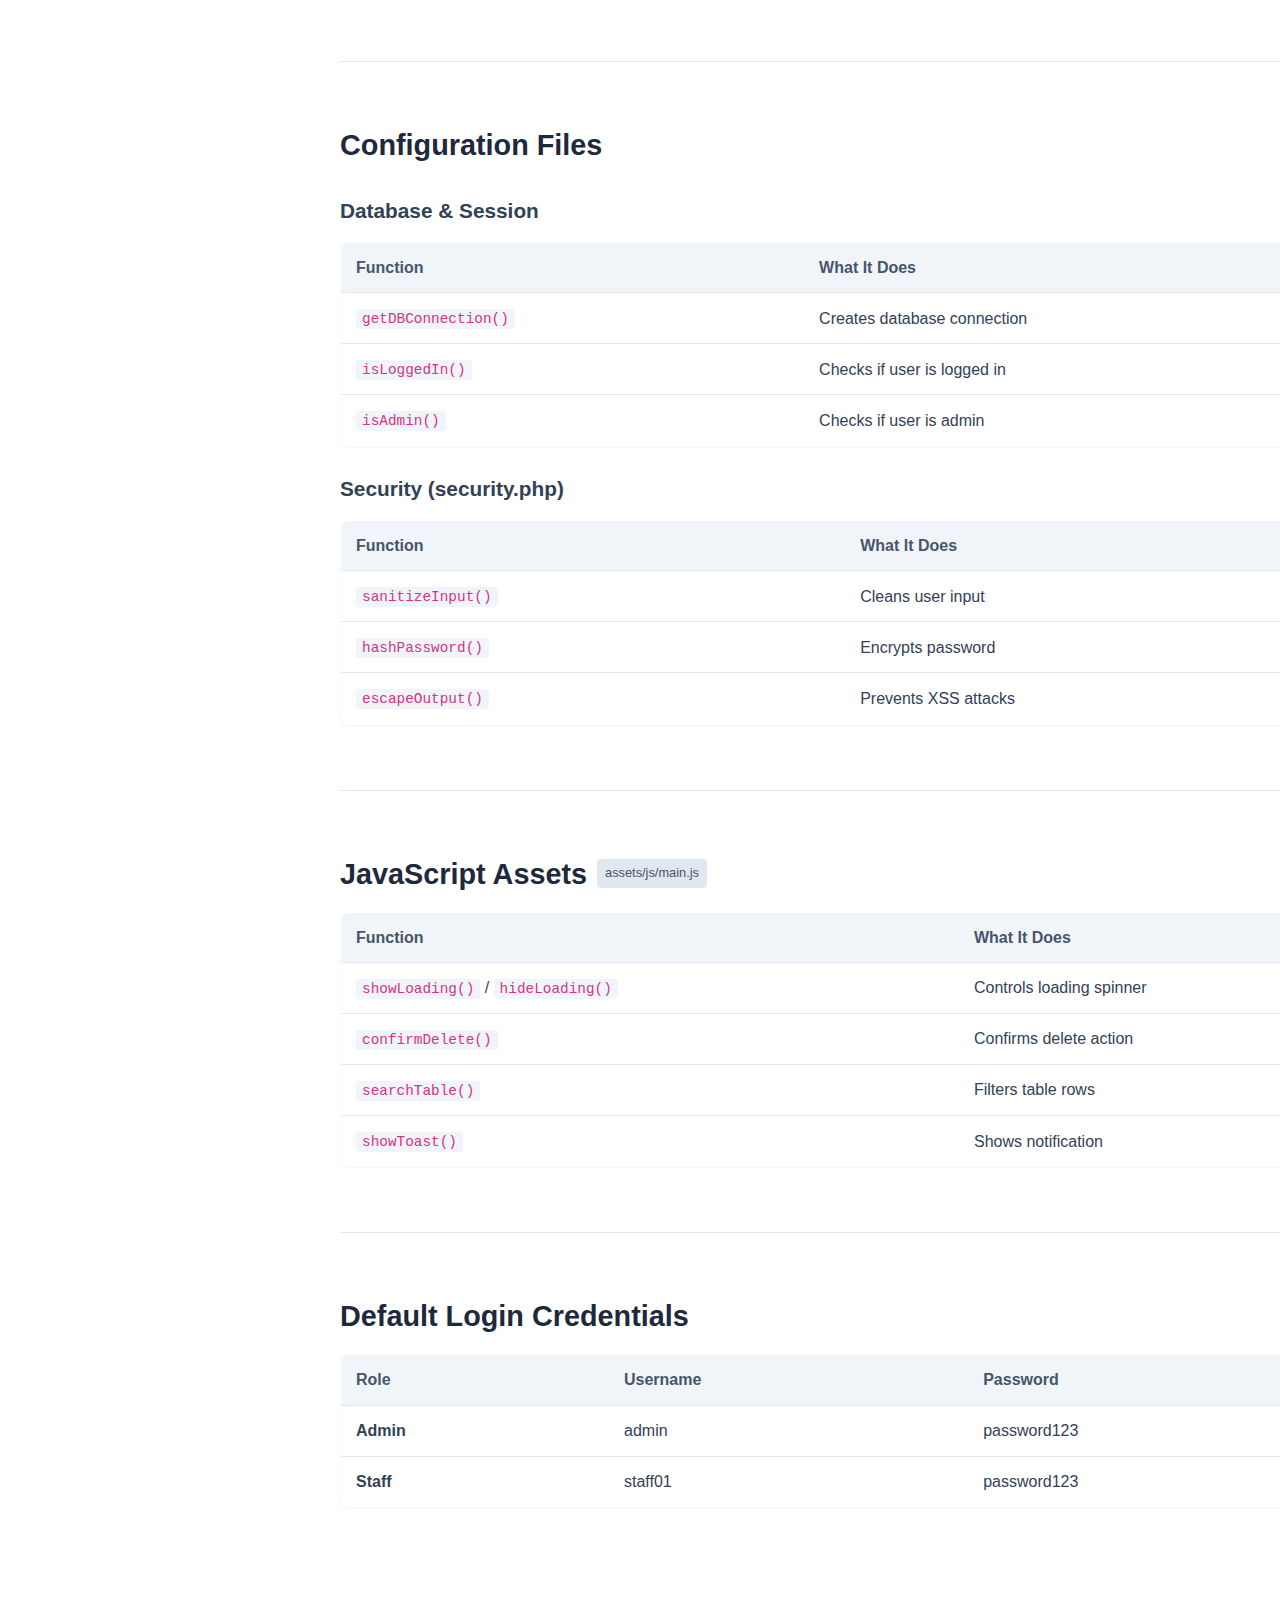
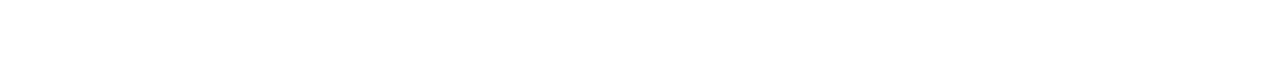
<file: doc.html>
<!DOCTYPE html>
<html lang="en">
<head>
    <meta charset="UTF-8">
    <meta name="viewport" content="width=device-width, initial-scale=1.0">
    <link rel="icon" type="image/png" href="assets/images/logo.png">
    <title>Function Reference - PC Hardware Inventory System</title>
    <style>
        :root {
            --primary-color: #2563eb;
            --sidebar-bg: #f8fafc;
            --sidebar-width: 280px;
            --text-color: #334155;
            --border-color: #e2e8f0;
            --header-height: 60px;
        }

        * {
            box-sizing: border-box;
            margin: 0;
            padding: 0;
        }

        body {
            font-family: -apple-system, BlinkMacSystemFont, "Segoe UI", Roboto, Helvetica, Arial, sans-serif;
            color: var(--text-color);
            line-height: 1.6;
            display: flex;
        }

        /* Sidebar Styling */
        aside {
            width: var(--sidebar-width);
            background: var(--sidebar-bg);
            border-right: 1px solid var(--border-color);
            height: 100vh;
            position: fixed;
            overflow-y: auto;
            top: 0;
            left: 0;
            padding: 20px;
            z-index: 100;
        }

        aside h2 {
            font-size: 1.2rem;
            margin-bottom: 20px;
            color: #0f172a;
            border-bottom: 2px solid var(--primary-color);
            padding-bottom: 10px;
        }

        nav ul {
            list-style: none;
        }

        nav li {
            margin-bottom: 8px;
        }

        nav a {
            text-decoration: none;
            color: #64748b;
            font-size: 0.95rem;
            display: block;
            padding: 8px 12px;
            border-radius: 6px;
            transition: all 0.2s;
        }

        nav a:hover, nav a.active {
            background: #e0e7ff;
            color: var(--primary-color);
            font-weight: 600;
        }

        /* Main Content Styling */
        main {
            margin-left: var(--sidebar-width);
            padding: 40px 60px;
            width: 100%;
            max-width: 1200px;
        }

        h1 {
            font-size: 2.5rem;
            margin-bottom: 10px;
            color: #0f172a;
        }

        .subtitle {
            font-size: 1.1rem;
            color: #64748b;
            margin-bottom: 40px;
        }

        section {
            margin-bottom: 60px;
            scroll-margin-top: 20px;
            border-bottom: 1px solid var(--border-color);
            padding-bottom: 40px;
        }

        section:last-child {
            border-bottom: none;
        }

        h2 {
            font-size: 1.8rem;
            color: #1e293b;
            margin-bottom: 15px;
            display: flex;
            align-items: center;
        }

        .badge {
            font-size: 0.8rem;
            background: #e2e8f0;
            color: #475569;
            padding: 4px 8px;
            border-radius: 4px;
            margin-left: 10px;
            font-weight: normal;
        }

        .badge.admin {
            background: #fee2e2;
            color: #991b1b;
        }

        h3 {
            font-size: 1.3rem;
            margin-top: 25px;
            margin-bottom: 15px;
            color: #334155;
        }

        h4 {
            font-size: 1.1rem;
            margin-top: 20px;
            margin-bottom: 10px;
            color: #475569;
        }

        p {
            margin-bottom: 15px;
        }

        /* Table Styling */
        table {
            width: 100%;
            border-collapse: collapse;
            margin-bottom: 25px;
            background: white;
            border: 1px solid var(--border-color);
            border-radius: 8px;
            overflow: hidden;
            box-shadow: 0 1px 3px rgba(0,0,0,0.05);
        }

        th, td {
            text-align: left;
            padding: 12px 15px;
            border-bottom: 1px solid var(--border-color);
        }

        th {
            background-color: #f1f5f9;
            font-weight: 600;
            color: #475569;
        }

        tr:last-child td {
            border-bottom: none;
        }

        tr:hover {
            background-color: #f8fafc;
        }

        /* Code Styling */
        code {
            background: #f1f5f9;
            padding: 2px 6px;
            border-radius: 4px;
            font-family: "Courier New", Courier, monospace;
            color: #d63384;
            font-size: 0.9em;
        }

        pre {
            background: #1e293b;
            color: #f8fafc;
            padding: 15px;
            border-radius: 8px;
            overflow-x: auto;
            margin-bottom: 20px;
        }
        
        pre code {
            background: transparent;
            color: inherit;
            padding: 0;
        }

        ul {
            margin-left: 20px;
            margin-bottom: 20px;
        }

        li {
            margin-bottom: 5px;
        }

        /* Mobile Responsive */
        @media (max-width: 768px) {
            aside {
                display: none; /* In a real app, you'd add a toggle */
            }
            main {
                margin-left: 0;
                padding: 20px;
            }
        }
    </style>
</head>
<body>

    <aside>
        <h2>Function Docs</h2>
        <nav>
            <ul>
                <li><a href="#login">Login Page</a></li>
                <li><a href="#logout">Logout Page</a></li>
                <li><a href="#dashboard">Dashboard</a></li>
                <li><a href="#hardware">Hardware Page</a></li>
                <li><a href="#users">Users Page</a></li>
                <li><a href="#history">History Page</a></li>
                <li><a href="#backup">Backup Page</a></li>
                <li><a href="#csv">CSV Import</a></li>
                <li><a href="#header-footer">Header & Footer</a></li>
                <li><a href="#config">Config Files</a></li>
                <li><a href="#js">JS Assets</a></li>
                <li><a href="#default">Default Login</a></li>
            </ul>
        </nav>
    </aside>

    <main>
        <h1>PC Hardware Inventory System</h1>
        <p class="subtitle">Function Reference Documentation v2.0</p>

        <section id="login">
            <h2>Login Page <span class="badge">login.php</span></h2>
            <p><strong>Purpose:</strong> User authentication page.</p>
            <h3>What's Inside:</h3>
            <table>
                <thead>
                    <tr><th>Function/Feature</th><th>What It Does</th></tr>
                </thead>
                <tbody>
                    <tr><td>Login Form</td><td>Accepts username and password</td></tr>
                    <tr><td><code>verifyPassword()</code></td><td>Checks if password is correct</td></tr>
                    <tr><td><code>setUserSession()</code></td><td>Creates session after successful login</td></tr>
                    <tr><td>Remember Me</td><td>Saves username in cookie for 30 days</td></tr>
                    <tr><td>Password Toggle</td><td>Shows/hides password field</td></tr>
                </tbody>
            </table>
        </section>

        <section id="logout">
            <h2>Logout Page <span class="badge">logout.php</span></h2>
            <p><strong>Purpose:</strong> Ends user session.</p>
            <table>
                <thead><tr><th>Function/Feature</th><th>What It Does</th></tr></thead>
                <tbody>
                    <tr><td><code>clearSession()</code></td><td>Destroys all session data</td></tr>
                    <tr><td>Redirect</td><td>Sends user back to login page</td></tr>
                </tbody>
            </table>
        </section>

        <section id="dashboard">
            <h2>Dashboard <span class="badge">dashboard.php</span></h2>
            <p><strong>Purpose:</strong> Shows overview and statistics.</p>
            <h3>Key Features</h3>
            <table>
                <thead><tr><th>Function/Feature</th><th>What It Does</th></tr></thead>
                <tbody>
                    <tr><td><code>requireLogin()</code></td><td>Blocks access if not logged in</td></tr>
                    <tr><td>Total Hardware Count</td><td>Shows number of hardware items</td></tr>
                    <tr><td>Quantity Statistics</td><td>Shows total, available, in-use, damaged, repair counts</td></tr>
                    <tr><td>Recent Hardware</td><td>Lists last 5 added items</td></tr>
                    <tr><td>Low Stock Alert</td><td>Shows items with less than 2 available</td></tr>
                    <tr><td>Categories Summary</td><td>Shows item count per category</td></tr>
                </tbody>
            </table>
        </section>

        <section id="hardware">
            <h2>Hardware Page <span class="badge">pages/hardware.php</span></h2>
            <p><strong>Purpose:</strong> Main page for managing hardware inventory.</p>

            <h3>View Functions</h3>
            <table>
                <thead><tr><th>Function/Feature</th><th>What It Does</th></tr></thead>
                <tbody>
                    <tr><td>Hardware Table</td><td>Lists all hardware with details</td></tr>
                    <tr><td>Search</td><td>Filters table by text</td></tr>
                    <tr><td>Filter by Category/Brand/Model</td><td>Shows only selected attributes</td></tr>
                    <tr><td>View Trash</td><td>Shows deleted items (admin only)</td></tr>
                </tbody>
            </table>

            <h3>Add/Edit/Delete Functions</h3>
            <table>
                <thead><tr><th>Function/Feature</th><th>What It Does</th></tr></thead>
                <tbody>
                    <tr><td>Add Hardware Modal</td><td>Form to create new hardware</td></tr>
                    <tr><td><code>editHardware()</code></td><td>Opens edit modal with item data</td></tr>
                    <tr><td>Delete</td><td>Soft deletes item (can restore)</td></tr>
                    <tr><td>Batch Delete</td><td>Deletes multiple selected items</td></tr>
                    <tr><td>Import CSV</td><td>Bulk import from CSV file</td></tr>
                    <tr><td><code>exportHardwareToCSV()</code></td><td>Creates CSV file for download</td></tr>
                </tbody>
            </table>
        </section>

        <section id="users">
            <h2>Users Page <span class="badge admin">Admin Only</span></h2>
            <p><strong>Purpose:</strong> Manage user accounts (pages/users.php).</p>
            <table>
                <thead><tr><th>Function/Feature</th><th>What It Does</th></tr></thead>
                <tbody>
                    <tr><td><code>requireAdmin()</code></td><td>Blocks non-admin users</td></tr>
                    <tr><td><code>hashPassword()</code></td><td>Encrypts password before storage</td></tr>
                    <tr><td><code>editUser()</code></td><td>Opens edit modal</td></tr>
                    <tr><td>Self-Delete Prevention</td><td>Prevents deleting your own account</td></tr>
                </tbody>
            </table>
        </section>

        <section id="history">
            <h2>History Page <span class="badge">pages/history.php</span></h2>
            <p><strong>Purpose:</strong> Audit trail - shows all inventory changes.</p>
            <h3>Display Information</h3>
            <ul>
                <li><strong>Date & Time:</strong> When change happened</li>
                <li><strong>Hardware Item:</strong> Name and serial number</li>
                <li><strong>Action Type:</strong> Added/Updated/Deleted/Restored</li>
                <li><strong>Modified By:</strong> User who made change</li>
                <li><strong>Quantity Change:</strong> How much changed (+/-)</li>
            </ul>
        </section>

        <section id="backup">
            <h2>Backup Page <span class="badge admin">Admin Only</span></h2>
            <p><strong>Purpose:</strong> Database backup and restore (pages/backup.php).</p>
            <table>
                <thead><tr><th>Function/Feature</th><th>What It Does</th></tr></thead>
                <tbody>
                    <tr><td>Create Backup</td><td>Generates SQL backup file</td></tr>
                    <tr><td>Download Backup</td><td>Downloads .sql file</td></tr>
                    <tr><td>Restore Process</td><td>Replaces database with backup</td></tr>
                </tbody>
            </table>
        </section>

        <section id="csv">
            <h2>CSV Import <span class="badge">pages/import_csv.php</span></h2>
            <p><strong>Purpose:</strong> AJAX endpoint for importing CSV files.</p>
            <p>Format required:</p>
            <pre><code>name,category,type,brand,model,serial_number,unused_quantity,in_use_quantity,damaged_quantity,repair_quantity,location</code></pre>
        </section>

        <section id="header-footer">
            <h2>Header & Footer</h2>
            <p><strong>Common components included in all pages.</strong></p>
            <h3>Header</h3>
            <ul>
                <li>Navigation Bar</li>
                <li><code>getFlashMessage()</code>: Displays success/error messages</li>
                <li>User Dropdown (Logout)</li>
            </ul>
            <h3>Footer</h3>
            <ul>
                <li><code>main.js</code>: Custom JavaScript functions</li>
                <li>Double-Submit Prevention: Disables buttons after click</li>
            </ul>
        </section>

        <section id="config">
            <h2>Configuration Files</h2>
            <h3>Database & Session</h3>
            <table>
                <thead><tr><th>Function</th><th>What It Does</th></tr></thead>
                <tbody>
                    <tr><td><code>getDBConnection()</code></td><td>Creates database connection</td></tr>
                    <tr><td><code>isLoggedIn()</code></td><td>Checks if user is logged in</td></tr>
                    <tr><td><code>isAdmin()</code></td><td>Checks if user is admin</td></tr>
                </tbody>
            </table>
            <h3>Security (security.php)</h3>
            <table>
                <thead><tr><th>Function</th><th>What It Does</th></tr></thead>
                <tbody>
                    <tr><td><code>sanitizeInput()</code></td><td>Cleans user input</td></tr>
                    <tr><td><code>hashPassword()</code></td><td>Encrypts password</td></tr>
                    <tr><td><code>escapeOutput()</code></td><td>Prevents XSS attacks</td></tr>
                </tbody>
            </table>
        </section>

        <section id="js">
            <h2>JavaScript Assets <span class="badge">assets/js/main.js</span></h2>
            <table>
                <thead><tr><th>Function</th><th>What It Does</th></tr></thead>
                <tbody>
                    <tr><td><code>showLoading()</code> / <code>hideLoading()</code></td><td>Controls loading spinner</td></tr>
                    <tr><td><code>confirmDelete()</code></td><td>Confirms delete action</td></tr>
                    <tr><td><code>searchTable()</code></td><td>Filters table rows</td></tr>
                    <tr><td><code>showToast()</code></td><td>Shows notification</td></tr>
                </tbody>
            </table>
        </section>

        <section id="default">
            <h2>Default Login Credentials</h2>
            <table>
                <thead><tr><th>Role</th><th>Username</th><th>Password</th></tr></thead>
                <tbody>
                    <tr><td><strong>Admin</strong></td><td>admin</td><td>password123</td></tr>
                    <tr><td><strong>Staff</strong></td><td>staff01</td><td>password123</td></tr>
                </tbody>
            </table>
        </section>
    </main>

    <script>
        // Smooth scrolling for sidebar links
        document.querySelectorAll('nav a').forEach(anchor => {
            anchor.addEventListener('click', function (e) {
                e.preventDefault();
                document.querySelector(this.getAttribute('href')).scrollIntoView({
                    behavior: 'smooth'
                });
            });
        });

        // Active link highlighter
        window.addEventListener('scroll', () => {
            let current = '';
            document.querySelectorAll('section').forEach(section => {
                const sectionTop = section.offsetTop;
                if (scrollY >= sectionTop - 100) {
                    current = section.getAttribute('id');
                }
            });

            document.querySelectorAll('nav a').forEach(li => {
                li.classList.remove('active');
                if (li.getAttribute('href').includes(current)) {
                    li.classList.add('active');
                }
            });
        });
    </script>
</body>
</html>
</file>
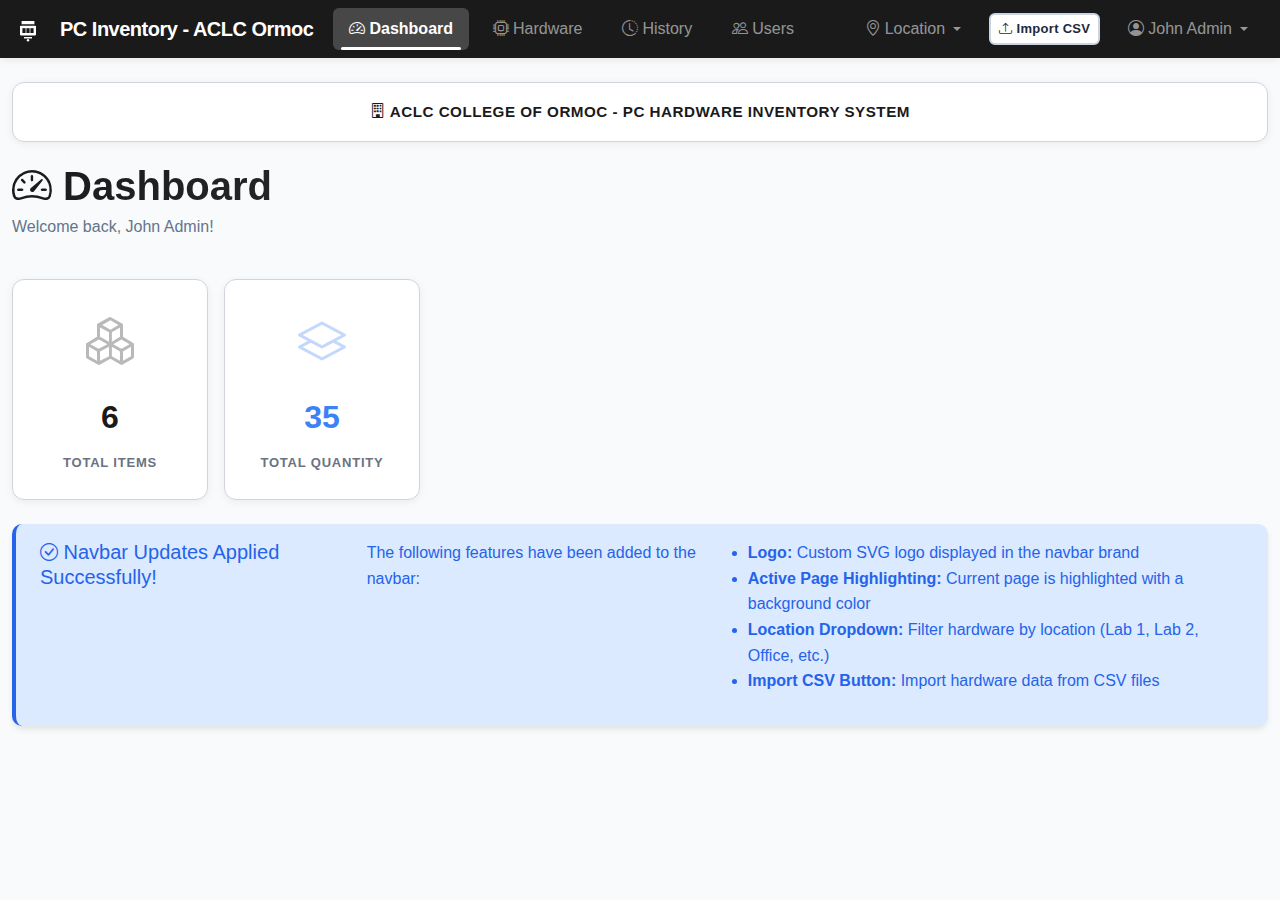
<file: navbar_demo.html>
<!DOCTYPE html>
<html lang="en">
<head>
    <meta charset="UTF-8">
    <meta name="viewport" content="width=device-width, initial-scale=1.0">
    <title>PC Hardware Inventory - Dashboard</title>
    
    <!-- Bootstrap 5 CSS -->
    <link href="https://cdn.jsdelivr.net/npm/bootstrap@5.3.0/dist/css/bootstrap.min.css" rel="stylesheet">
    
    <!-- Bootstrap Icons -->
    <link rel="stylesheet" href="https://cdn.jsdelivr.net/npm/bootstrap-icons@1.10.0/font/bootstrap-icons.css">
    
    <!-- Custom CSS -->
    <link rel="stylesheet" href="assets/css/style.css">
</head>
<body>
    <!-- Navigation Bar -->
    <nav class="navbar navbar-expand-lg navbar-dark" style="background: #1a1a1a !important; box-shadow: 0 2px 8px rgba(0, 0, 0, 0.08);">
        <div class="container-fluid">
            <a class="navbar-brand d-flex align-items-center" href="#" style="font-weight: 700; font-size: 20px;">
                <img src="assets/images/logo.svg" alt="Logo" height="32" class="me-2">
                <span>PC Inventory - ACLC Ormoc</span>
            </a>
            <button class="navbar-toggler" type="button" data-bs-toggle="collapse" data-bs-target="#navbarNav">
                <span class="navbar-toggler-icon"></span>
            </button>
            <div class="collapse navbar-collapse" id="navbarNav">
                <ul class="navbar-nav me-auto">
                    <li class="nav-item">
                        <a class="nav-link active" href="#" style="background-color: rgba(255, 255, 255, 0.2); border-radius: 6px; font-weight: 600; margin: 0 4px; padding: 8px 12px;">
                            <i class="bi bi-speedometer2"></i> Dashboard
                        </a>
                    </li>
                    <li class="nav-item">
                        <a class="nav-link" href="#" style="margin: 0 4px; padding: 8px 12px; border-radius: 6px;">
                            <i class="bi bi-cpu"></i> Hardware
                        </a>
                    </li>
                    <li class="nav-item">
                        <a class="nav-link" href="#" style="margin: 0 4px; padding: 8px 12px; border-radius: 6px;">
                            <i class="bi bi-clock-history"></i> History
                        </a>
                    </li>
                    <li class="nav-item">
                        <a class="nav-link" href="#" style="margin: 0 4px; padding: 8px 12px; border-radius: 6px;">
                            <i class="bi bi-people"></i> Users
                        </a>
                    </li>
                </ul>
                <ul class="navbar-nav align-items-lg-center">
                    <!-- Location Dropdown Filter -->
                    <li class="nav-item dropdown me-2">
                        <a class="nav-link dropdown-toggle" href="#" id="locationDropdown" role="button" data-bs-toggle="dropdown">
                            <i class="bi bi-geo-alt"></i> <span class="d-lg-inline">Location</span>
                        </a>
                        <ul class="dropdown-menu">
                            <li><a class="dropdown-item" href="#">All Locations</a></li>
                            <li><hr class="dropdown-divider"></li>
                            <li><a class="dropdown-item" href="#">Lab 1</a></li>
                            <li><a class="dropdown-item" href="#">Lab 2</a></li>
                            <li><a class="dropdown-item" href="#">Lab 3</a></li>
                            <li><a class="dropdown-item" href="#">Lab 4</a></li>
                            <li><a class="dropdown-item" href="#">Office</a></li>
                            <li><a class="dropdown-item" href="#">Storage</a></li>
                        </ul>
                    </li>
                    <!-- CSV Import Button -->
                    <li class="nav-item me-2">
                        <button class="btn btn-sm btn-light" data-bs-toggle="modal" data-bs-target="#importCSVModal">
                            <i class="bi bi-upload"></i> <span class="d-none d-lg-inline">Import CSV</span>
                        </button>
                    </li>
                    <!-- User Dropdown -->
                    <li class="nav-item dropdown">
                        <a class="nav-link dropdown-toggle" href="#" id="userDropdown" role="button" data-bs-toggle="dropdown">
                            <i class="bi bi-person-circle"></i> John Admin
                        </a>
                        <ul class="dropdown-menu dropdown-menu-end">
                            <li><span class="dropdown-item-text"><small class="text-muted">Role: Admin</small></span></li>
                            <li><hr class="dropdown-divider"></li>
                            <li><a class="dropdown-item" href="#"><i class="bi bi-box-arrow-right"></i> Logout</a></li>
                        </ul>
                    </li>
                </ul>
            </div>
        </div>
    </nav>
    
    <div class="container-fluid py-4">
        <div class="row mb-4">
            <div class="col-12">
                <div style="text-align: center; margin-bottom: 20px; padding: 20px; background: #fff; border-radius: 12px; border: 1px solid #d1d5db; box-shadow: 0 2px 8px rgba(0, 0, 0, 0.06);">
                    <h6 style="margin: 0; font-weight: 700; color: #1a1a1a; font-size: 0.95rem; letter-spacing: 0.5px;">
                        <i class="bi bi-building"></i> ACLC COLLEGE OF ORMOC - PC HARDWARE INVENTORY SYSTEM
                    </h6>
                </div>
                <h1 style="background: linear-gradient(135deg, #1a1a1a 0%, #4a4a4a 100%); -webkit-background-clip: text; -webkit-text-fill-color: transparent; background-clip: text; font-weight: 700; margin-bottom: 4px;">
                    <i class="bi bi-speedometer2" style="color: #1a1a1a;"></i> Dashboard
                </h1>
                <p class="text-muted">Welcome back, John Admin!</p>
            </div>
        </div>
        
        <!-- Statistics Cards -->
        <div class="row g-3 mb-4">
            <div class="col-md-4 col-lg-2">
                <div class="card" style="border-radius: 12px; border: 1px solid #d1d5db; box-shadow: 0 2px 8px rgba(0, 0, 0, 0.06);">
                    <div class="card-body text-center" style="padding: 25px;">
                        <i class="bi bi-boxes" style="font-size: 48px; opacity: 0.3; color: #1a1a1a;"></i>
                        <div style="font-size: 32px; font-weight: 700; margin: 10px 0; color: #1a1a1a;">6</div>
                        <div style="font-size: 13px; color: #6b7280; text-transform: uppercase; letter-spacing: 0.8px; font-weight: 600;">Total Items</div>
                    </div>
                </div>
            </div>
            <div class="col-md-4 col-lg-2">
                <div class="card" style="border-radius: 12px; border: 1px solid #d1d5db; box-shadow: 0 2px 8px rgba(0, 0, 0, 0.06);">
                    <div class="card-body text-center" style="padding: 25px;">
                        <i class="bi bi-layers" style="font-size: 48px; opacity: 0.3; color: #3b82f6;"></i>
                        <div style="font-size: 32px; font-weight: 700; margin: 10px 0; color: #3b82f6;">35</div>
                        <div style="font-size: 13px; color: #6b7280; text-transform: uppercase; letter-spacing: 0.8px; font-weight: 600;">Total Quantity</div>
                    </div>
                </div>
            </div>
        </div>
        
        <div class="alert alert-info">
            <h5><i class="bi bi-check-circle"></i> Navbar Updates Applied Successfully!</h5>
            <p class="mb-2">The following features have been added to the navbar:</p>
            <ul>
                <li><strong>Logo:</strong> Custom SVG logo displayed in the navbar brand</li>
                <li><strong>Active Page Highlighting:</strong> Current page is highlighted with a background color</li>
                <li><strong>Location Dropdown:</strong> Filter hardware by location (Lab 1, Lab 2, Office, etc.)</li>
                <li><strong>Import CSV Button:</strong> Import hardware data from CSV files</li>
            </ul>
        </div>
    </div>
    
    <!-- CSV Import Modal -->
    <div class="modal fade" id="importCSVModal" tabindex="-1">
        <div class="modal-dialog">
            <div class="modal-content">
                <div class="modal-header" style="background: #1a1a1a; color: white; border: none; padding: 20px 24px;">
                    <h5 class="modal-title"><i class="bi bi-upload"></i> Import Hardware from CSV</h5>
                    <button type="button" class="btn-close" data-bs-dismiss="modal" style="filter: invert(1);"></button>
                </div>
                <div class="modal-body">
                    <div class="alert alert-info">
                        <strong>CSV Format:</strong> name, category_id, type, brand, model, serial_number, unused_quantity, in_use_quantity, damaged_quantity, repair_quantity, location
                    </div>
                    <div class="mb-3">
                        <label for="csvFile" class="form-label">Select CSV File</label>
                        <input type="file" class="form-control" id="csvFile" accept=".csv">
                    </div>
                </div>
                <div class="modal-footer">
                    <button type="button" class="btn btn-secondary" data-bs-dismiss="modal">Cancel</button>
                    <button type="button" class="btn btn-primary">
                        <i class="bi bi-upload"></i> Import
                    </button>
                </div>
            </div>
        </div>
    </div>
    
    <!-- Bootstrap 5 JS Bundle -->
    <script src="https://cdn.jsdelivr.net/npm/bootstrap@5.3.0/dist/js/bootstrap.bundle.min.js"></script>
</body>
</html>
</file>
<file: assets/css/style.css>
/* Custom Styles for PC Hardware Inventory - V2 HCI-Focused Theme */
/* 
 * HCI Principles Applied:
 * - User-centered design: Clear visual hierarchy, intuitive layouts
 * - Visibility: High contrast, visible status indicators
 * - Feedback: Animations, hover states, focus indicators
 * - Consistency: Unified color palette, spacing, typography
 * - Affordance: Buttons look clickable, inputs look editable
 * - Error prevention: Clear warnings, confirmations
 * - Simplicity: Clean design, reduced cognitive load
 * - Flexibility: Responsive, accessible
 * - Mapping: Logical groupings, clear labels
 */

:root {
    /* Primary Colors - More vibrant and accessible */
    --primary-dark: #1e293b;
    --primary-black: #0f172a;
    --secondary-gray: #475569;
    --light-gray: #e2e8f0;
    --lighter-gray: #f8fafc;
    --white: #ffffff;
    --accent-gray: #64748b;
    --border-gray: #cbd5e1;
    
    /* Semantic Colors - HCI Principle: Visibility & Mapping */
    --success-green: #059669;
    --success-light: #d1fae5;
    --warning-amber: #d97706;
    --warning-light: #fef3c7;
    --danger-red: #dc2626;
    --danger-light: #fee2e2;
    --info-blue: #2563eb;
    --info-light: #dbeafe;
    
    /* Interactive States - HCI Principle: Feedback & Affordance */
    --focus-ring: rgba(37, 99, 235, 0.5);
    --hover-overlay: rgba(0, 0, 0, 0.05);
    --active-overlay: rgba(0, 0, 0, 0.1);
    
    /* Spacing System - HCI Principle: Consistency */
    --space-xs: 4px;
    --space-sm: 8px;
    --space-md: 16px;
    --space-lg: 24px;
    --space-xl: 32px;
    
    /* Border Radius - Consistent across components */
    --radius-sm: 6px;
    --radius-md: 10px;
    --radius-lg: 16px;
    --radius-full: 9999px;
    
    /* Shadows - Depth indication */
    --shadow-sm: 0 1px 2px rgba(0, 0, 0, 0.05);
    --shadow-md: 0 4px 6px -1px rgba(0, 0, 0, 0.1);
    --shadow-lg: 0 10px 15px -3px rgba(0, 0, 0, 0.1);
    --shadow-xl: 0 20px 25px -5px rgba(0, 0, 0, 0.1);
    
    /* Transitions - Smooth feedback */
    --transition-fast: 150ms ease;
    --transition-normal: 250ms ease;
    --transition-slow: 350ms ease;
}

body {
    font-family: 'Inter', -apple-system, BlinkMacSystemFont, 'Segoe UI', Roboto, 'Helvetica Neue', Arial, sans-serif;
    background-color: var(--lighter-gray);
    min-height: 100vh;
    color: var(--primary-dark);
    line-height: 1.6;
    -webkit-font-smoothing: antialiased;
    -moz-osx-font-smoothing: grayscale;
}

/* Focus Visible - HCI Principle: Visibility & Feedback */
*:focus-visible {
    outline: 3px solid var(--focus-ring);
    outline-offset: 2px;
}

/* Selection styling */
::selection {
    background-color: var(--info-blue);
    color: var(--white);
}

/* Login Page Styles - HCI Principle: Simplicity & User-centered */
.login-container {
    min-height: 100vh;
    display: flex;
    align-items: center;
    justify-content: center;
    background: linear-gradient(135deg, var(--primary-dark) 0%, var(--secondary-gray) 50%, var(--info-blue) 100%);
    padding: var(--space-md);
}

.login-card {
    background: var(--white);
    border-radius: var(--radius-lg);
    box-shadow: var(--shadow-xl);
    overflow: hidden;
    max-width: 450px;
    width: 100%;
    border: none;
    animation: slideUp var(--transition-slow) ease-out;
}

@keyframes slideUp {
    from {
        opacity: 0;
        transform: translateY(20px);
    }
    to {
        opacity: 1;
        transform: translateY(0);
    }
}

.login-header {
    background: linear-gradient(135deg, var(--primary-dark) 0%, var(--secondary-gray) 100%);
    color: var(--white);
    padding: var(--space-xl) var(--space-lg);
    text-align: center;
    position: relative;
}

.login-header::after {
    content: '';
    position: absolute;
    bottom: 0;
    left: 0;
    right: 0;
    height: 4px;
    background: linear-gradient(90deg, var(--info-blue), var(--success-green));
}

.login-header h2 {
    margin: var(--space-sm) 0 var(--space-xs) 0;
    font-size: 26px;
    font-weight: 700;
    letter-spacing: -0.5px;
}

.login-body {
    padding: var(--space-xl);
}

/* Dashboard Cards - HCI Principle: Visibility & Affordance */
.stat-card {
    border-radius: var(--radius-md);
    border: 1px solid var(--border-gray);
    box-shadow: var(--shadow-sm);
    transition: all var(--transition-normal);
    background: var(--white);
    cursor: default;
    position: relative;
    overflow: hidden;
}

.stat-card::before {
    content: '';
    position: absolute;
    top: 0;
    left: 0;
    right: 0;
    height: 4px;
    background: var(--border-gray);
    transition: background var(--transition-fast);
}

.stat-card.border-primary::before { background: var(--primary-dark); }
.stat-card.border-success::before { background: var(--success-green); }
.stat-card.border-warning::before { background: var(--warning-amber); }
.stat-card.border-danger::before { background: var(--danger-red); }
.stat-card.border-info::before { background: var(--info-blue); }
.stat-card.border-secondary::before { background: var(--secondary-gray); }

.stat-card:hover {
    transform: translateY(-4px);
    box-shadow: var(--shadow-lg);
    border-color: var(--secondary-gray);
}

.stat-card:focus-within {
    outline: 3px solid var(--focus-ring);
    outline-offset: 2px;
}

.stat-card .card-body {
    padding: var(--space-lg);
}

.stat-icon {
    font-size: 42px;
    opacity: 0.25;
    transition: opacity var(--transition-fast);
}

.stat-card:hover .stat-icon {
    opacity: 0.4;
}

.stat-value {
    font-size: 36px;
    font-weight: 800;
    margin: var(--space-sm) 0;
    line-height: 1.1;
}

.stat-label {
    font-size: 12px;
    color: var(--accent-gray);
    text-transform: uppercase;
    letter-spacing: 1px;
    font-weight: 600;
}

/* Table Styles - HCI Principle: Visibility & Consistency */
.table-card {
    border-radius: var(--radius-md);
    border: 1px solid var(--border-gray);
    box-shadow: var(--shadow-sm);
    background: var(--white);
    overflow: hidden;
}

.table-card .card-header {
    background: linear-gradient(135deg, var(--primary-dark) 0%, var(--secondary-gray) 100%);
    color: var(--white);
    font-weight: 600;
    border: none;
    padding: var(--space-md) var(--space-lg);
}

.table-card .card-header h5 {
    display: flex;
    align-items: center;
    gap: var(--space-sm);
}

.table-responsive {
    border-radius: 0 0 var(--radius-md) var(--radius-md);
}

.table {
    margin-bottom: 0;
}

.table thead th {
    background-color: var(--lighter-gray);
    border-bottom: 2px solid var(--border-gray);
    font-weight: 700;
    text-transform: uppercase;
    font-size: 11px;
    letter-spacing: 0.8px;
    color: var(--secondary-gray);
    padding: var(--space-md) var(--space-sm);
    position: sticky;
    top: 0;
    z-index: 1;
}

.table tbody tr {
    transition: background-color var(--transition-fast);
    border-bottom: 1px solid var(--light-gray);
}

.table tbody tr:hover {
    background-color: var(--info-light);
}

.table tbody tr:last-child {
    border-bottom: none;
}

.table tbody td {
    padding: var(--space-md) var(--space-sm);
    vertical-align: middle;
}

/* Empty state styling - HCI Principle: Feedback */
.table tbody tr td[colspan] {
    padding: var(--space-xl);
}

.empty-state {
    text-align: center;
    padding: var(--space-xl);
    color: var(--accent-gray);
}

.empty-state i {
    font-size: 48px;
    opacity: 0.3;
    margin-bottom: var(--space-md);
    display: block;
}

/* Badge Styles - HCI Principle: Visibility & Mapping */
.badge {
    padding: var(--space-xs) var(--space-sm);
    font-weight: 600;
    border-radius: var(--radius-sm);
    font-size: 11px;
    letter-spacing: 0.3px;
    display: inline-flex;
    align-items: center;
    gap: var(--space-xs);
}

.badge i {
    font-size: 10px;
}

/* Status badges with clearer visual hierarchy */
.badge.bg-success {
    background-color: var(--success-green) !important;
    color: var(--white);
}

.badge.bg-warning {
    background-color: var(--warning-amber) !important;
    color: var(--white);
}

.badge.bg-danger {
    background-color: var(--danger-red) !important;
    color: var(--white);
}

.badge.bg-info {
    background-color: var(--info-blue) !important;
    color: var(--white);
}

.badge.bg-primary {
    background-color: var(--primary-dark) !important;
    color: var(--white);
}

.badge.bg-secondary {
    background-color: var(--accent-gray) !important;
    color: var(--white);
}

/* Subtle badge variants for less emphasis */
.badge-soft-success {
    background-color: var(--success-light) !important;
    color: var(--success-green) !important;
}

.badge-soft-warning {
    background-color: var(--warning-light) !important;
    color: var(--warning-amber) !important;
}

.badge-soft-danger {
    background-color: var(--danger-light) !important;
    color: var(--danger-red) !important;
}

.badge-soft-info {
    background-color: var(--info-light) !important;
    color: var(--info-blue) !important;
}

/* Button Styles - HCI Principle: Affordance & Feedback */
.btn {
    border-radius: var(--radius-sm);
    font-weight: 600;
    padding: var(--space-sm) var(--space-lg);
    transition: all var(--transition-fast);
    letter-spacing: 0.3px;
    display: inline-flex;
    align-items: center;
    justify-content: center;
    gap: var(--space-xs);
    border: 2px solid transparent;
    position: relative;
    overflow: hidden;
}

.btn::before {
    content: '';
    position: absolute;
    top: 0;
    left: 0;
    right: 0;
    bottom: 0;
    background: linear-gradient(rgba(255,255,255,0.1), rgba(255,255,255,0));
    opacity: 0;
    transition: opacity var(--transition-fast);
}

.btn:hover::before {
    opacity: 1;
}

.btn:hover {
    transform: translateY(-2px);
    box-shadow: var(--shadow-md);
}

.btn:active {
    transform: translateY(0);
    box-shadow: var(--shadow-sm);
}

.btn:focus-visible {
    outline: 3px solid var(--focus-ring);
    outline-offset: 2px;
}

.btn-sm {
    padding: var(--space-xs) var(--space-sm);
    font-size: 13px;
    gap: var(--space-xs);
}

.btn-lg {
    padding: var(--space-md) var(--space-xl);
    font-size: 16px;
}

/* Primary Button */
.btn-primary {
    background-color: var(--info-blue);
    border-color: var(--info-blue);
    color: var(--white);
}

.btn-primary:hover {
    background-color: #1d4ed8;
    border-color: #1d4ed8;
    color: var(--white);
}

/* Success Button */
.btn-success {
    background-color: var(--success-green);
    border-color: var(--success-green);
    color: var(--white);
}

.btn-success:hover {
    background-color: #047857;
    border-color: #047857;
    color: var(--white);
}

/* Danger Button */
.btn-danger {
    background-color: var(--danger-red);
    border-color: var(--danger-red);
    color: var(--white);
}

.btn-danger:hover {
    background-color: #b91c1c;
    border-color: #b91c1c;
    color: var(--white);
}

/* Warning Button */
.btn-warning {
    background-color: var(--warning-amber);
    border-color: var(--warning-amber);
    color: var(--white);
}

.btn-warning:hover {
    background-color: #b45309;
    border-color: #b45309;
    color: var(--white);
}

/* Info Button */
.btn-info {
    background-color: var(--info-blue);
    border-color: var(--info-blue);
    color: var(--white);
}

.btn-info:hover {
    background-color: #1d4ed8;
    border-color: #1d4ed8;
    color: var(--white);
}

/* Secondary/Outline Buttons */
.btn-secondary {
    background-color: var(--accent-gray);
    border-color: var(--accent-gray);
    color: var(--white);
}

.btn-secondary:hover {
    background-color: var(--secondary-gray);
    border-color: var(--secondary-gray);
    color: var(--white);
}

.btn-outline-secondary {
    background-color: transparent;
    border-color: var(--border-gray);
    color: var(--secondary-gray);
}

.btn-outline-secondary:hover {
    background-color: var(--lighter-gray);
    border-color: var(--secondary-gray);
    color: var(--primary-dark);
}

.btn-light {
    background-color: var(--white);
    border-color: var(--border-gray);
    color: var(--primary-dark);
}

.btn-light:hover {
    background-color: var(--lighter-gray);
    border-color: var(--secondary-gray);
    color: var(--primary-dark);
}

/* Modal Styles - HCI Principle: Simplicity & Focus */
.modal-content {
    border: none;
    border-radius: var(--radius-lg);
    box-shadow: var(--shadow-xl);
    overflow: hidden;
}

.modal-header {
    background: linear-gradient(135deg, var(--primary-dark) 0%, var(--secondary-gray) 100%);
    color: var(--white);
    border: none;
    padding: var(--space-lg) var(--space-lg);
    position: relative;
}

.modal-header::after {
    content: '';
    position: absolute;
    bottom: 0;
    left: 0;
    right: 0;
    height: 3px;
    background: linear-gradient(90deg, var(--info-blue), var(--success-green));
}

.modal-header .modal-title {
    display: flex;
    align-items: center;
    gap: var(--space-sm);
    font-weight: 700;
}

.modal-header .btn-close {
    filter: invert(1);
    opacity: 0.8;
    transition: opacity var(--transition-fast);
}

.modal-header .btn-close:hover {
    opacity: 1;
}

.modal-body {
    padding: var(--space-lg);
}

.modal-footer {
    padding: var(--space-md) var(--space-lg);
    border-top: 1px solid var(--light-gray);
    gap: var(--space-sm);
}

/* Modal backdrop animation */
.modal.fade .modal-dialog {
    transform: scale(0.95) translateY(-20px);
    transition: transform var(--transition-normal);
}

.modal.show .modal-dialog {
    transform: scale(1) translateY(0);
}

/* Form Styles - HCI Principle: Affordance & Error Prevention */
.form-label {
    font-weight: 600;
    color: var(--primary-dark);
    margin-bottom: var(--space-sm);
    font-size: 14px;
    display: flex;
    align-items: center;
    gap: var(--space-xs);
}

.form-label .required {
    color: var(--danger-red);
}

.form-control, .form-select {
    border-radius: var(--radius-sm);
    border: 2px solid var(--border-gray);
    padding: var(--space-sm) var(--space-md);
    background-color: var(--white);
    color: var(--primary-dark);
    transition: all var(--transition-fast);
    font-size: 14px;
}

.form-control:hover, .form-select:hover {
    border-color: var(--accent-gray);
}

.form-control:focus, .form-select:focus {
    border-color: var(--info-blue);
    box-shadow: 0 0 0 4px var(--focus-ring);
    outline: none;
}

.form-control::placeholder {
    color: var(--accent-gray);
    opacity: 0.7;
}

/* Form validation states - HCI Principle: Feedback & Error Prevention */
.form-control.is-valid,
.form-select.is-valid {
    border-color: var(--success-green);
    background-image: url("data:image/svg+xml,%3csvg xmlns='http://www.w3.org/2000/svg' viewBox='0 0 8 8'%3e%3cpath fill='%23059669' d='M2.3 6.73L.6 4.53c-.4-1.04.46-1.4 1.1-.8l1.1 1.4 3.4-3.8c.6-.63 1.6-.27 1.2.7l-4 4.6c-.43.5-.8.4-1.1.1z'/%3e%3c/svg%3e");
    background-repeat: no-repeat;
    background-position: right var(--space-sm) center;
    background-size: 16px;
    padding-right: calc(var(--space-md) + 20px);
}

.form-control.is-invalid,
.form-select.is-invalid {
    border-color: var(--danger-red);
    background-image: url("data:image/svg+xml,%3csvg xmlns='http://www.w3.org/2000/svg' viewBox='0 0 12 12' width='12' height='12' fill='none' stroke='%23dc2626'%3e%3ccircle cx='6' cy='6' r='4.5'/%3e%3cpath stroke-linejoin='round' d='M5.8 3.6h.4L6 6.5z'/%3e%3ccircle cx='6' cy='8.2' r='.6' fill='%23dc2626' stroke='none'/%3e%3c/svg%3e");
    background-repeat: no-repeat;
    background-position: right var(--space-sm) center;
    background-size: 16px;
    padding-right: calc(var(--space-md) + 20px);
}

.invalid-feedback {
    color: var(--danger-red);
    font-size: 12px;
    margin-top: var(--space-xs);
    display: flex;
    align-items: center;
    gap: var(--space-xs);
}

.invalid-feedback::before {
    content: '⚠';
}

.valid-feedback {
    color: var(--success-green);
    font-size: 12px;
    margin-top: var(--space-xs);
}

/* Form help text */
.form-text {
    color: var(--accent-gray);
    font-size: 12px;
    margin-top: var(--space-xs);
}

/* Input groups */
.input-group {
    position: relative;
}

.input-group .form-control {
    border-radius: var(--radius-sm);
}

.input-group .form-control:not(:last-child) {
    border-top-right-radius: 0;
    border-bottom-right-radius: 0;
}

.input-group .btn {
    border-top-left-radius: 0;
    border-bottom-left-radius: 0;
}

/* Navbar Styles - HCI Principle: Consistency & Visibility */
.navbar {
    box-shadow: var(--shadow-md);
    background: linear-gradient(135deg, var(--primary-dark) 0%, var(--secondary-gray) 100%) !important;
    padding: var(--space-sm) 0;
    position: sticky;
    top: 0;
    z-index: 1030;
}

.navbar-brand {
    font-weight: 700;
    font-size: 18px;
    letter-spacing: -0.5px;
    display: flex;
    align-items: center;
    gap: var(--space-sm);
    padding: var(--space-xs) 0;
}

.navbar-brand img {
    transition: transform var(--transition-fast);
    border-radius: var(--radius-sm);
}

.navbar-brand:hover img {
    transform: scale(1.05);
}

/* Active navbar link highlighting - HCI Principle: Visibility */
.navbar-nav .nav-link {
    transition: all var(--transition-fast);
    margin: 0 var(--space-xs);
    padding: var(--space-sm) var(--space-md) !important;
    border-radius: var(--radius-sm);
    font-weight: 500;
    display: flex;
    align-items: center;
    gap: var(--space-xs);
    position: relative;
}

.navbar-nav .nav-link:hover {
    background-color: rgba(255, 255, 255, 0.15);
}

.navbar-nav .nav-link.active {
    background-color: rgba(255, 255, 255, 0.2);
    font-weight: 600;
}

.navbar-nav .nav-link.active::after {
    content: '';
    position: absolute;
    bottom: 0;
    left: var(--space-sm);
    right: var(--space-sm);
    height: 3px;
    background: var(--white);
    border-radius: var(--radius-full);
}

/* Navbar dropdown */
.navbar .dropdown-menu {
    border: none;
    box-shadow: var(--shadow-lg);
    border-radius: var(--radius-md);
    padding: var(--space-sm);
    margin-top: var(--space-sm);
}

.navbar .dropdown-item {
    border-radius: var(--radius-sm);
    padding: var(--space-sm) var(--space-md);
    transition: background-color var(--transition-fast);
}

.navbar .dropdown-item:hover {
    background-color: var(--lighter-gray);
}

.navbar .dropdown-item i {
    margin-right: var(--space-sm);
}

/* Footer Styles - HCI Principle: Consistency */
footer {
    margin-top: auto;
    border-top: 1px solid var(--border-gray);
    background-color: var(--white);
    padding: var(--space-lg) 0;
}

footer small {
    color: var(--accent-gray);
}

/* ============================================
   Sidebar Navigation Styles
   ============================================ */

/* Sidebar Layout Variables */
:root {
    --sidebar-width: 260px;
    --sidebar-collapsed-width: 70px;
    --mobile-topbar-height: 60px;
}

/* Body with sidebar layout */
body.has-sidebar {
    display: flex;
    min-height: 100vh;
}

/* Desktop Sidebar */
.sidebar {
    width: var(--sidebar-width);
    background: linear-gradient(180deg, var(--primary-dark) 0%, var(--primary-black) 100%);
    position: fixed;
    top: 0;
    left: 0;
    height: 100vh;
    flex-direction: column;
    z-index: 1040;
    box-shadow: var(--shadow-lg);
}

.sidebar-header {
    padding: var(--space-lg);
    border-bottom: 1px solid rgba(255, 255, 255, 0.1);
}

.sidebar-brand {
    display: flex;
    align-items: center;
    gap: var(--space-sm);
    text-decoration: none;
    color: var(--white);
    font-weight: 700;
    font-size: 18px;
    letter-spacing: -0.5px;
}

.sidebar-brand img {
    border-radius: var(--radius-sm);
    transition: transform var(--transition-fast);
}

.sidebar-brand:hover {
    color: var(--white);
}

.sidebar-brand:hover img {
    transform: scale(1.05);
}

.sidebar-nav {
    flex: 1;
    padding: var(--space-md) 0;
    overflow-y: auto;
}

.sidebar-nav .nav {
    padding: 0 var(--space-md);
}

.sidebar-nav .nav-item {
    margin-bottom: var(--space-xs);
}

.sidebar-nav .nav-link {
    display: flex;
    align-items: center;
    gap: var(--space-md);
    padding: var(--space-md) var(--space-md);
    color: rgba(255, 255, 255, 0.7);
    border-radius: var(--radius-md);
    text-decoration: none;
    transition: all var(--transition-fast);
    font-weight: 500;
}

.sidebar-nav .nav-link i {
    font-size: 1.2rem;
    width: 24px;
    text-align: center;
}

.sidebar-nav .nav-link:hover {
    background-color: rgba(255, 255, 255, 0.1);
    color: var(--white);
}

.sidebar-nav .nav-link.active {
    background: linear-gradient(90deg, var(--info-blue), rgba(37, 99, 235, 0.7));
    color: var(--white);
    font-weight: 600;
    box-shadow: 0 4px 12px rgba(37, 99, 235, 0.3);
}

.sidebar-footer {
    padding: var(--space-lg);
    border-top: 1px solid rgba(255, 255, 255, 0.1);
    margin-top: auto;
}

.user-info {
    display: flex;
    align-items: center;
    gap: var(--space-md);
}

.user-avatar {
    width: 40px;
    height: 40px;
    background: rgba(255, 255, 255, 0.2);
    border-radius: var(--radius-full);
    display: flex;
    align-items: center;
    justify-content: center;
    color: var(--white);
    font-size: 1.2rem;
}

.user-details {
    flex: 1;
    min-width: 0;
}

.user-name {
    color: var(--white);
    font-weight: 600;
    font-size: 14px;
    white-space: nowrap;
    overflow: hidden;
    text-overflow: ellipsis;
}

.badge-sm {
    font-size: 10px;
    padding: 2px 6px;
}

/* Main Content with Sidebar */
.main-content {
    flex: 1;
    min-height: 100vh;
    background-color: var(--lighter-gray);
}

@media (min-width: 992px) {
    .main-content {
        margin-left: var(--sidebar-width);
    }
}

/* App Footer for sidebar layout */
.app-footer {
    background-color: var(--white);
    border-top: 1px solid var(--border-gray);
    padding: var(--space-md) var(--space-lg);
    color: var(--accent-gray);
}

/* Mobile Top Bar */
.mobile-topbar {
    background: linear-gradient(135deg, var(--primary-dark) 0%, var(--secondary-gray) 100%);
    padding: var(--space-md) var(--space-lg);
    position: fixed;
    top: 0;
    left: 0;
    right: 0;
    height: var(--mobile-topbar-height);
    z-index: 1030;
    display: flex;
    align-items: center;
}

.mobile-topbar .navbar-brand {
    font-weight: 700;
    font-size: 16px;
    color: var(--white);
    text-decoration: none;
    display: flex;
    align-items: center;
    gap: var(--space-sm);
}

.mobile-topbar .navbar-brand img {
    border-radius: var(--radius-sm);
}

/* Mobile Off-canvas Sidebar */
.sidebar-offcanvas {
    background: linear-gradient(180deg, var(--primary-dark) 0%, var(--primary-black) 100%);
    width: 280px !important;
}

.sidebar-offcanvas .offcanvas-header {
    background: rgba(0, 0, 0, 0.2);
    border-bottom: 1px solid rgba(255, 255, 255, 0.1);
    padding: var(--space-lg);
}

.sidebar-offcanvas .offcanvas-title {
    color: var(--white);
    font-weight: 700;
}

.sidebar-offcanvas .offcanvas-body {
    display: flex;
    flex-direction: column;
}

/* Responsive adjustments for mobile */
@media (max-width: 991.98px) {
    body.has-sidebar {
        padding-top: var(--mobile-topbar-height);
    }
    
    .main-content {
        margin-left: 0;
    }
}

/* Utility Classes - HCI Principle: Consistency */
.text-gradient {
    background: linear-gradient(135deg, var(--primary-dark) 0%, var(--info-blue) 100%);
    -webkit-background-clip: text;
    -webkit-text-fill-color: transparent;
    background-clip: text;
    font-weight: 700;
}

/* Page header with breadcrumb-like structure */
.page-header {
    margin-bottom: var(--space-lg);
}

.page-header h1 {
    display: flex;
    align-items: center;
    gap: var(--space-sm);
    margin-bottom: var(--space-xs);
}

.page-header .text-muted {
    color: var(--accent-gray) !important;
}

/* Breadcrumb - HCI Principle: Visibility & Mapping */
.breadcrumb-nav {
    background: var(--white);
    padding: var(--space-sm) var(--space-md);
    border-radius: var(--radius-sm);
    margin-bottom: var(--space-md);
    border: 1px solid var(--light-gray);
}

.breadcrumb-nav ol {
    margin: 0;
    padding: 0;
    list-style: none;
    display: flex;
    flex-wrap: wrap;
    align-items: center;
    gap: var(--space-sm);
}

.breadcrumb-nav li {
    display: flex;
    align-items: center;
    font-size: 13px;
}

.breadcrumb-nav li:not(:last-child)::after {
    content: '/';
    margin-left: var(--space-sm);
    color: var(--accent-gray);
}

.breadcrumb-nav a {
    color: var(--info-blue);
    text-decoration: none;
    transition: color var(--transition-fast);
}

.breadcrumb-nav a:hover {
    color: var(--primary-dark);
    text-decoration: underline;
}

.breadcrumb-nav .active {
    color: var(--accent-gray);
}

/* Responsive */
@media (max-width: 768px) {
    .login-body {
        padding: 30px 20px;
    }
    
    .stat-card {
        margin-bottom: 15px;
    }
    
    /* Mobile-friendly navigation */
    .navbar-brand {
        font-size: 16px;
    }
    
    /* Make tables responsive on mobile */
    .table-responsive {
        overflow-x: auto;
        -webkit-overflow-scrolling: touch;
    }
    
    /* Adjust table font size on mobile */
    .table {
        font-size: 12px;
    }
    
    .table thead th {
        font-size: 10px;
        padding: 10px 8px;
    }
    
    .table tbody td {
        padding: 10px 8px;
    }
    
    /* Stack action buttons vertically on mobile */
    .btn-sm {
        padding: 4px 8px;
        font-size: 11px;
        margin-bottom: 3px;
    }
    
    /* Adjust card padding on mobile */
    .card-body {
        padding: 15px;
    }
    
    .card-header {
        padding: 12px 15px;
        font-size: 14px;
    }
    
    /* System branding adjustments */
    .system-branding {
        padding: 15px;
    }
    
    .system-branding h6 {
        font-size: 0.8rem;
    }
    
    /* Adjust heading sizes */
    h1.text-gradient {
        font-size: 1.5rem;
    }
    
    /* Form controls on mobile */
    .form-control, .form-select {
        font-size: 14px;
    }
    
    /* Search input adjustment */
    .card-header .form-control {
        max-width: 100% !important;
        margin-top: 10px;
    }
    
    /* Modal adjustments */
    .modal-body {
        padding: 15px;
    }
}

/* Extra small devices (phones in portrait mode) */
@media (max-width: 576px) {
    /* Container adjustments */
    .container-fluid {
        padding-left: 10px;
        padding-right: 10px;
    }
    
    /* Further reduce table font size */
    .table {
        font-size: 11px;
    }
    
    .table thead th {
        font-size: 9px;
        padding: 8px 5px;
    }
    
    .table tbody td {
        padding: 8px 5px;
    }
    
    /* Hide less critical columns on very small screens */
    .table th:nth-child(3),
    .table td:nth-child(3) {
        display: none;
    }
    
    /* Stack header elements vertically */
    .card-header {
        flex-direction: column;
        align-items: flex-start !important;
    }
    
    .card-header h5 {
        margin-bottom: 10px;
    }
    
    /* Stat cards take full width */
    .stat-value {
        font-size: 24px;
    }
    
    .stat-icon {
        font-size: 36px;
    }
}

/* Loading Spinner - HCI Principle: Feedback */
.spinner-container {
    display: flex;
    justify-content: center;
    align-items: center;
    min-height: 200px;
    flex-direction: column;
    gap: var(--space-md);
}

.spinner-container .spinner-text {
    color: var(--accent-gray);
    font-size: 14px;
}

/* Alert Animations - HCI Principle: Feedback */
.alert {
    animation: slideInAlert var(--transition-normal) ease-out;
    border: none;
    border-radius: var(--radius-md);
    padding: var(--space-md) var(--space-lg);
    display: flex;
    align-items: flex-start;
    gap: var(--space-sm);
    box-shadow: var(--shadow-md);
}

.alert i {
    font-size: 18px;
    margin-top: 2px;
}

.alert-success {
    background-color: var(--success-light);
    color: var(--success-green);
    border-left: 4px solid var(--success-green);
}

.alert-danger {
    background-color: var(--danger-light);
    color: var(--danger-red);
    border-left: 4px solid var(--danger-red);
}

.alert-warning {
    background-color: var(--warning-light);
    color: var(--warning-amber);
    border-left: 4px solid var(--warning-amber);
}

.alert-info {
    background-color: var(--info-light);
    color: var(--info-blue);
    border-left: 4px solid var(--info-blue);
}

@keyframes slideInAlert {
    from {
        transform: translateY(-20px);
        opacity: 0;
    }
    to {
        transform: translateY(0);
        opacity: 1;
    }
}

/* Toast notifications - HCI Principle: Feedback */
.toast-container {
    position: fixed;
    top: var(--space-lg);
    right: var(--space-lg);
    z-index: 9999;
}

.toast {
    background: var(--white);
    border-radius: var(--radius-md);
    box-shadow: var(--shadow-lg);
    padding: var(--space-md);
    margin-bottom: var(--space-sm);
    animation: slideInRight var(--transition-normal) ease-out;
}

@keyframes slideInRight {
    from {
        transform: translateX(100%);
        opacity: 0;
    }
    to {
        transform: translateX(0);
        opacity: 1;
    }
}

/* Modern Gray Theme Enhancements */
.navbar-dark {
    background: var(--primary-dark) !important;
}

.btn-primary {
    background-color: var(--primary-dark);
    border-color: var(--primary-dark);
    color: var(--white);
}

.btn-primary:hover {
    background-color: var(--secondary-gray);
    border-color: var(--secondary-gray);
}

.btn-secondary {
    background-color: var(--accent-gray);
    border-color: var(--accent-gray);
}

.btn-secondary:hover {
    background-color: var(--secondary-gray);
    border-color: var(--secondary-gray);
}

.btn-danger {
    background-color: var(--danger-red);
    border-color: var(--danger-red);
}

.btn-danger:hover {
    background-color: #dc2626;
    border-color: #dc2626;
}

.btn-success {
    background-color: var(--success-green);
    border-color: var(--success-green);
}

.btn-success:hover {
    background-color: #059669;
    border-color: #059669;
}

.text-primary {
    color: var(--primary-dark) !important;
}

.text-secondary {
    color: var(--secondary-gray) !important;
}

.text-muted {
    color: var(--accent-gray) !important;
}

.bg-primary {
    background-color: var(--primary-dark) !important;
}

.bg-secondary {
    background-color: var(--accent-gray) !important;
}

.bg-light {
    background-color: var(--lighter-gray) !important;
}

.border-primary {
    border-color: var(--primary-dark) !important;
}

.border-secondary {
    border-color: var(--accent-gray) !important;
}

.border-light {
    border-color: var(--border-gray) !important;
}

.badge.bg-primary {
    background-color: var(--primary-dark) !important;
    color: var(--white);
}

.badge.bg-secondary {
    background-color: var(--accent-gray) !important;
    color: var(--white);
}

.badge.bg-success {
    background-color: var(--success-green) !important;
    color: var(--white);
}

.badge.bg-warning {
    background-color: var(--warning-amber) !important;
    color: var(--primary-dark);
}

.badge.bg-danger {
    background-color: var(--danger-red) !important;
    color: var(--white);
}

.badge.bg-info {
    background-color: var(--info-blue) !important;
    color: var(--white);
}

/* System Branding Area - HCI Principle: Visibility & Consistency */
.system-branding {
    text-align: center;
    margin-bottom: var(--space-lg);
    padding: var(--space-lg);
    background: linear-gradient(135deg, var(--white) 0%, var(--lighter-gray) 100%);
    border-radius: var(--radius-md);
    border: 1px solid var(--border-gray);
    box-shadow: var(--shadow-sm);
    position: relative;
    overflow: hidden;
}

.system-branding::before {
    content: '';
    position: absolute;
    top: 0;
    left: 0;
    right: 0;
    height: 4px;
    background: linear-gradient(90deg, var(--info-blue), var(--success-green), var(--warning-amber));
}

.system-branding h6 {
    margin: 0;
    font-weight: 700;
    color: var(--primary-dark);
    font-size: 0.95rem;
    letter-spacing: 0.5px;
    display: flex;
    align-items: center;
    justify-content: center;
    gap: var(--space-sm);
}

.system-branding h6 i {
    color: var(--info-blue);
}

/* Enhanced stat cards with modern colors */
.stat-card.border-primary .stat-icon {
    color: var(--primary-dark);
}

.stat-card.border-secondary .stat-icon {
    color: var(--secondary-gray);
}

.stat-card.border-success .stat-icon {
    color: var(--success-green);
}

.stat-card.border-warning .stat-icon {
    color: var(--warning-amber);
}

.stat-card.border-danger .stat-icon {
    color: var(--danger-red);
}

.stat-card.border-info .stat-icon {
    color: var(--info-blue);
}

/* ============================================
   Additional HCI-Focused Styles
   ============================================ */

/* Tooltips - HCI Principle: Visibility & User-centered */
.tooltip-hci {
    position: relative;
    cursor: help;
}

.tooltip-hci::after {
    content: attr(data-tooltip);
    position: absolute;
    bottom: 100%;
    left: 50%;
    transform: translateX(-50%);
    background: var(--primary-dark);
    color: var(--white);
    padding: var(--space-xs) var(--space-sm);
    border-radius: var(--radius-sm);
    font-size: 12px;
    white-space: nowrap;
    opacity: 0;
    visibility: hidden;
    transition: all var(--transition-fast);
    z-index: 1000;
}

.tooltip-hci:hover::after,
.tooltip-hci:focus::after {
    opacity: 1;
    visibility: visible;
    bottom: calc(100% + 8px);
}

/* Progress indicators - HCI Principle: Feedback */
.progress-hci {
    height: 8px;
    background: var(--light-gray);
    border-radius: var(--radius-full);
    overflow: hidden;
}

.progress-hci-bar {
    height: 100%;
    background: linear-gradient(90deg, var(--info-blue), var(--success-green));
    border-radius: var(--radius-full);
    transition: width var(--transition-slow);
}

/* Status indicators - HCI Principle: Visibility */
.status-dot {
    display: inline-block;
    width: 10px;
    height: 10px;
    border-radius: var(--radius-full);
    margin-right: var(--space-xs);
}

.status-dot.online { background: var(--success-green); }
.status-dot.offline { background: var(--danger-red); }
.status-dot.warning { background: var(--warning-amber); }
.status-dot.info { background: var(--info-blue); }

/* Animated status dot */
.status-dot.pulse {
    animation: pulse 2s infinite;
}

@keyframes pulse {
    0%, 100% { opacity: 1; }
    50% { opacity: 0.5; }
}

/* Quick actions bar - HCI Principle: Flexibility */
.quick-actions {
    display: flex;
    gap: var(--space-sm);
    flex-wrap: wrap;
    padding: var(--space-md);
    background: var(--lighter-gray);
    border-radius: var(--radius-md);
    margin-bottom: var(--space-lg);
}

.quick-action-btn {
    display: flex;
    flex-direction: column;
    align-items: center;
    gap: var(--space-xs);
    padding: var(--space-md);
    background: var(--white);
    border: 1px solid var(--border-gray);
    border-radius: var(--radius-md);
    text-decoration: none;
    color: var(--primary-dark);
    transition: all var(--transition-fast);
    min-width: 100px;
}

.quick-action-btn:hover {
    transform: translateY(-2px);
    box-shadow: var(--shadow-md);
    border-color: var(--info-blue);
    color: var(--info-blue);
}

.quick-action-btn i {
    font-size: 24px;
}

.quick-action-btn span {
    font-size: 12px;
    font-weight: 600;
}

/* Keyboard shortcut hints - HCI Principle: Flexibility */
.kbd {
    display: inline-block;
    padding: 2px 6px;
    font-size: 11px;
    font-family: 'SF Mono', 'Monaco', 'Consolas', monospace;
    background: var(--lighter-gray);
    border: 1px solid var(--border-gray);
    border-radius: var(--radius-sm);
    box-shadow: 0 1px 0 var(--border-gray);
}

/* Info cards - HCI Principle: Visibility */
.info-card {
    background: var(--white);
    border-radius: var(--radius-md);
    border: 1px solid var(--border-gray);
    padding: var(--space-lg);
    display: flex;
    gap: var(--space-md);
}

.info-card-icon {
    width: 48px;
    height: 48px;
    display: flex;
    align-items: center;
    justify-content: center;
    border-radius: var(--radius-md);
    font-size: 24px;
    flex-shrink: 0;
}

.info-card-icon.success {
    background: var(--success-light);
    color: var(--success-green);
}

.info-card-icon.warning {
    background: var(--warning-light);
    color: var(--warning-amber);
}

.info-card-icon.danger {
    background: var(--danger-light);
    color: var(--danger-red);
}

.info-card-icon.info {
    background: var(--info-light);
    color: var(--info-blue);
}

.info-card-content h6 {
    margin: 0 0 var(--space-xs) 0;
    font-weight: 700;
    color: var(--primary-dark);
}

.info-card-content p {
    margin: 0;
    color: var(--accent-gray);
    font-size: 14px;
}

/* Confirmation dialog enhancements - HCI Principle: Error Prevention */
.confirm-dialog {
    text-align: center;
    padding: var(--space-lg);
}

.confirm-dialog-icon {
    width: 64px;
    height: 64px;
    margin: 0 auto var(--space-md);
    display: flex;
    align-items: center;
    justify-content: center;
    border-radius: var(--radius-full);
    font-size: 32px;
}

.confirm-dialog-icon.danger {
    background: var(--danger-light);
    color: var(--danger-red);
}

.confirm-dialog-icon.warning {
    background: var(--warning-light);
    color: var(--warning-amber);
}

.confirm-dialog h5 {
    margin-bottom: var(--space-sm);
    color: var(--primary-dark);
}

.confirm-dialog p {
    color: var(--accent-gray);
    margin-bottom: var(--space-lg);
}

/* Card hover effects - HCI Principle: Affordance */
.card-interactive {
    cursor: pointer;
    transition: all var(--transition-normal);
}

.card-interactive:hover {
    transform: translateY(-4px);
    box-shadow: var(--shadow-lg);
}

.card-interactive:active {
    transform: translateY(-2px);
    box-shadow: var(--shadow-md);
}

/* Data visualization helpers */
.data-highlight {
    font-weight: 700;
    font-size: 1.2em;
}

.data-trend-up {
    color: var(--success-green);
}

.data-trend-down {
    color: var(--danger-red);
}

.data-trend-neutral {
    color: var(--accent-gray);
}

/* Skeleton loading - HCI Principle: Feedback */
.skeleton {
    background: linear-gradient(
        90deg,
        var(--light-gray) 25%,
        var(--lighter-gray) 50%,
        var(--light-gray) 75%
    );
    background-size: 200% 100%;
    animation: skeleton-loading 1.5s infinite;
    border-radius: var(--radius-sm);
}

@keyframes skeleton-loading {
    0% { background-position: 200% 0; }
    100% { background-position: -200% 0; }
}

.skeleton-text {
    height: 16px;
    margin-bottom: var(--space-sm);
}

.skeleton-title {
    height: 24px;
    width: 60%;
    margin-bottom: var(--space-md);
}

.skeleton-avatar {
    width: 48px;
    height: 48px;
    border-radius: var(--radius-full);
}

/* Search results highlighting - HCI Principle: Visibility */
.search-highlight {
    background: var(--warning-light);
    padding: 0 2px;
    border-radius: 2px;
}

/* Action feedback - HCI Principle: Feedback */
.action-success {
    animation: successPulse var(--transition-slow);
}

@keyframes successPulse {
    0% { box-shadow: 0 0 0 0 rgba(5, 150, 105, 0.4); }
    70% { box-shadow: 0 0 0 10px rgba(5, 150, 105, 0); }
    100% { box-shadow: 0 0 0 0 rgba(5, 150, 105, 0); }
}

/* Empty state design - HCI Principle: User-centered */
.empty-state {
    text-align: center;
    padding: var(--space-xl) var(--space-lg);
    color: var(--accent-gray);
}

.empty-state-icon {
    font-size: 64px;
    opacity: 0.3;
    margin-bottom: var(--space-md);
}

.empty-state-title {
    font-size: 18px;
    font-weight: 600;
    color: var(--primary-dark);
    margin-bottom: var(--space-sm);
}

.empty-state-description {
    max-width: 400px;
    margin: 0 auto var(--space-lg);
    line-height: 1.6;
}

/* Filter active indicator - HCI Principle: Visibility */
.filter-badge {
    display: inline-flex;
    align-items: center;
    gap: var(--space-xs);
    background: var(--info-light);
    color: var(--info-blue);
    padding: var(--space-xs) var(--space-sm);
    border-radius: var(--radius-full);
    font-size: 12px;
    font-weight: 600;
}

.filter-badge .remove-filter {
    background: none;
    border: none;
    padding: 0;
    margin-left: var(--space-xs);
    cursor: pointer;
    opacity: 0.7;
    transition: opacity var(--transition-fast);
}

.filter-badge .remove-filter:hover {
    opacity: 1;
}

/* Welcome banner - HCI Principle: User-centered */
.welcome-banner {
    background: linear-gradient(135deg, var(--primary-dark) 0%, var(--info-blue) 100%);
    color: var(--white);
    padding: var(--space-lg);
    border-radius: var(--radius-md);
    margin-bottom: var(--space-lg);
    position: relative;
    overflow: hidden;
}

.welcome-banner::before {
    content: '';
    position: absolute;
    top: -50%;
    right: -10%;
    width: 300px;
    height: 300px;
    background: rgba(255, 255, 255, 0.1);
    border-radius: var(--radius-full);
}

.welcome-banner h2 {
    margin: 0 0 var(--space-xs) 0;
    font-size: 24px;
    position: relative;
}

.welcome-banner p {
    margin: 0;
    opacity: 0.9;
    position: relative;
}

/* Time/Date display - HCI Principle: Visibility */
.datetime-display {
    font-size: 12px;
    color: var(--accent-gray);
    display: flex;
    align-items: center;
    gap: var(--space-xs);
}

/* Accessibility enhancements */
@media (prefers-reduced-motion: reduce) {
    /* Only disable decorative animations, preserve essential transitions */
    .stat-card,
    .btn,
    .card-interactive,
    .navbar-brand img,
    .alert,
    .toast,
    .loading-content {
        animation: none !important;
        transition: none !important;
    }
    
    /* Preserve visibility of hover states but remove motion */
    .btn:hover,
    .card:hover,
    .stat-card:hover {
        transform: none !important;
    }
    
    /* Keep loading spinner functional */
    .spinner-border {
        animation-duration: 1s !important;
    }
}

/* High contrast mode support */
@media (prefers-contrast: high) {
    :root {
        --border-gray: #000000;
        --accent-gray: #333333;
    }
    
    .btn {
        border-width: 2px;
    }
    
    .form-control,
    .form-select {
        border-width: 2px;
    }
}

/* Print styles - HCI Principle: Flexibility */
@media print {
    .navbar,
    .btn,
    .no-print {
        display: none !important;
    }
    
    .card {
        box-shadow: none !important;
        border: 1px solid #000 !important;
    }
    
    body {
        background: #fff !important;
        color: #000 !important;
    }
}

/* ============================================
   Mobile Responsive Filter Dropdown Fix
   Issue: Filter dropdown gets cut off on mobile
   when table has no data or limited content
   
   Breakpoint Reference (match with main.js):
   - Mobile: 576px (BREAKPOINT_MOBILE)
   - Tablet: 768px (BREAKPOINT_TABLET)
   - Desktop: 992px (BREAKPOINT_DESKTOP)
   ============================================ */

/* Filter dropdown mobile responsiveness */
.filter-dropdown {
    max-height: 80vh;
    overflow-y: auto;
    -webkit-overflow-scrolling: touch;
}

/* On mobile (max-width: 576px), make filter dropdown responsive */
@media (max-width: 576px) {
    /* Filter dropdown fixes for mobile */
    .dropdown-menu.filter-dropdown {
        min-width: auto !important;
        width: calc(100vw - 20px) !important;
        max-width: 320px !important;
        position: fixed !important;
        top: auto !important;
        bottom: auto !important;
        left: 50% !important;
        right: auto !important;
        transform: translateX(-50%) !important;
        margin-top: 10px !important;
        z-index: 1055 !important;
    }
    
    /* Ensure dropdown stays within viewport */
    .dropdown-menu.filter-dropdown.show {
        inset: auto !important;
        top: 120px !important;
        left: 50% !important;
        transform: translateX(-50%) !important;
    }
    
    /* Card header flex adjustments for mobile */
    .card-header .d-flex.flex-md-row {
        flex-direction: column !important;
        gap: 10px !important;
    }
    
    /* Header button group wrap on mobile */
    .card-header .d-flex.gap-2 {
        flex-wrap: wrap;
        justify-content: flex-start;
    }
    
    /* Filter tags on mobile */
    .filter-tags {
        flex-direction: column;
        align-items: flex-start !important;
    }
    
    /* Make sure dropdowns on card headers don't overflow */
    .card-header {
        overflow: visible !important;
    }
    
    /* Table card overflow handling */
    .table-card {
        overflow: visible !important;
    }
    
    /* Card body needs min-height when table is empty */
    .card-body.p-0 {
        min-height: 100px;
    }
}

/* Tablet and small desktop adjustments */
@media (max-width: 768px) {
    /* Filter dropdown positioning fix */
    .dropdown-menu.filter-dropdown {
        min-width: 280px !important;
        max-width: calc(100vw - 30px) !important;
    }
    
    /* Ensure card container allows dropdown overflow */
    .card.table-card {
        overflow: visible !important;
    }
    
    /* Card header adjustments */
    .card-header-primary {
        overflow: visible !important;
    }
    
    /* Action buttons on mobile - better touch targets */
    .btn-sm {
        min-height: 32px;
        min-width: 32px;
        display: inline-flex;
        align-items: center;
        justify-content: center;
    }
    
    /* Pagination mobile improvements */
    .pagination {
        flex-wrap: wrap;
        justify-content: center;
        gap: 2px;
    }
    
    .pagination .page-link {
        padding: 6px 10px;
        font-size: 12px;
    }
    
    /* Welcome banner mobile adjustments */
    .welcome-banner {
        padding: var(--space-md);
    }
    
    .welcome-banner h2 {
        font-size: 1.25rem;
    }
    
    /* Stat cards mobile grid */
    .stat-card .card-body {
        padding: var(--space-md);
    }
    
    .stat-value {
        font-size: 1.75rem;
    }
    
    .stat-icon {
        font-size: 2rem;
    }
}

/* ============================================
   Additional Mobile Improvements
   ============================================ */

/* Mobile action button improvements */
@media (max-width: 576px) {
    /* Action buttons in table cells */
    td .btn-sm {
        padding: 6px 8px;
        font-size: 12px;
    }
    
    /* Stack action buttons on very small screens */
    td .d-flex.gap-1 {
        flex-direction: column;
        gap: 4px !important;
    }
    
    td .btn-sm span.d-none.d-sm-inline {
        display: none !important;
    }
    
    /* Modal improvements on mobile */
    .modal-dialog {
        margin: 10px;
        max-width: calc(100% - 20px);
    }
    
    .modal-lg {
        max-width: calc(100% - 20px) !important;
    }
    
    /* Modal body scroll on mobile */
    .modal-body {
        max-height: 70vh;
        overflow-y: auto;
    }
    
    /* Form row adjustments for mobile */
    .modal-body .row.g-3 > [class*="col-md"] {
        margin-bottom: 0.75rem;
    }
    
    /* Page title mobile adjustments */
    h1.text-gradient {
        font-size: 1.25rem;
        display: flex;
        align-items: center;
        gap: 0.5rem;
        flex-wrap: wrap;
    }
    
    h1.text-gradient i {
        font-size: 1.5rem;
    }
    
    /* Page header description */
    .text-muted {
        font-size: 0.875rem;
    }
    
    /* Category summary cards on mobile */
    .card.border-0.bg-light .card-body {
        padding: 12px;
    }
    
    /* History/Audit trail mobile improvements */
    #historyTable td small {
        font-size: 11px;
    }
    
    /* Filter collapse panel on mobile */
    .collapse.mt-3 form.row {
        flex-direction: column;
    }
    
    .collapse.mt-3 form.row > [class*="col-"] {
        width: 100%;
        max-width: 100%;
        flex: 0 0 100%;
        margin-bottom: 10px;
    }
    
    /* Batch toolbar mobile */
    #batchToolbar .d-flex {
        flex-direction: column;
        align-items: stretch !important;
        gap: 8px !important;
    }
    
    #batchToolbar .vr {
        display: none !important;
    }
    
    #batchToolbar .btn {
        width: 100%;
        justify-content: center;
    }
}

/* ============================================
   Touch-friendly improvements
   ============================================ */
@media (hover: none) and (pointer: coarse) {
    /* Larger touch targets for mobile devices */
    .btn {
        min-height: 44px;
        min-width: 44px;
    }
    
    .btn-sm {
        min-height: 36px;
        min-width: 36px;
    }
    
    .form-check-input {
        width: 20px;
        height: 20px;
    }
    
    /* Dropdown items larger for touch */
    .dropdown-item {
        padding: 12px 16px;
    }
    
    /* Pagination touch targets */
    .page-link {
        min-width: 40px;
        min-height: 40px;
        display: flex;
        align-items: center;
        justify-content: center;
    }
}

/* ============================================
   Backup page mobile fixes
   ============================================ */
@media (max-width: 576px) {
    /* Backup table action buttons */
    .table td .btn {
        margin-bottom: 4px;
        display: block;
        width: 100%;
        text-align: center;
    }
    
    /* Backup info cards */
    .row.mb-4 > .col-md-6 {
        margin-bottom: 15px;
    }
}

/* ============================================
   Dashboard mobile fixes
   ============================================ */
@media (max-width: 576px) {
    /* Dashboard stats grid - 2 columns on mobile */
    .row.g-3.mb-4 > [class*="col-md-4"] {
        flex: 0 0 50%;
        max-width: 50%;
    }
    
    /* Dashboard tables on mobile */
    .col-lg-6 .table-card {
        margin-bottom: 15px;
    }
    
    /* Categories summary grid */
    .row.g-3 > .col-md-3 {
        flex: 0 0 50%;
        max-width: 50%;
    }
}
</file>
